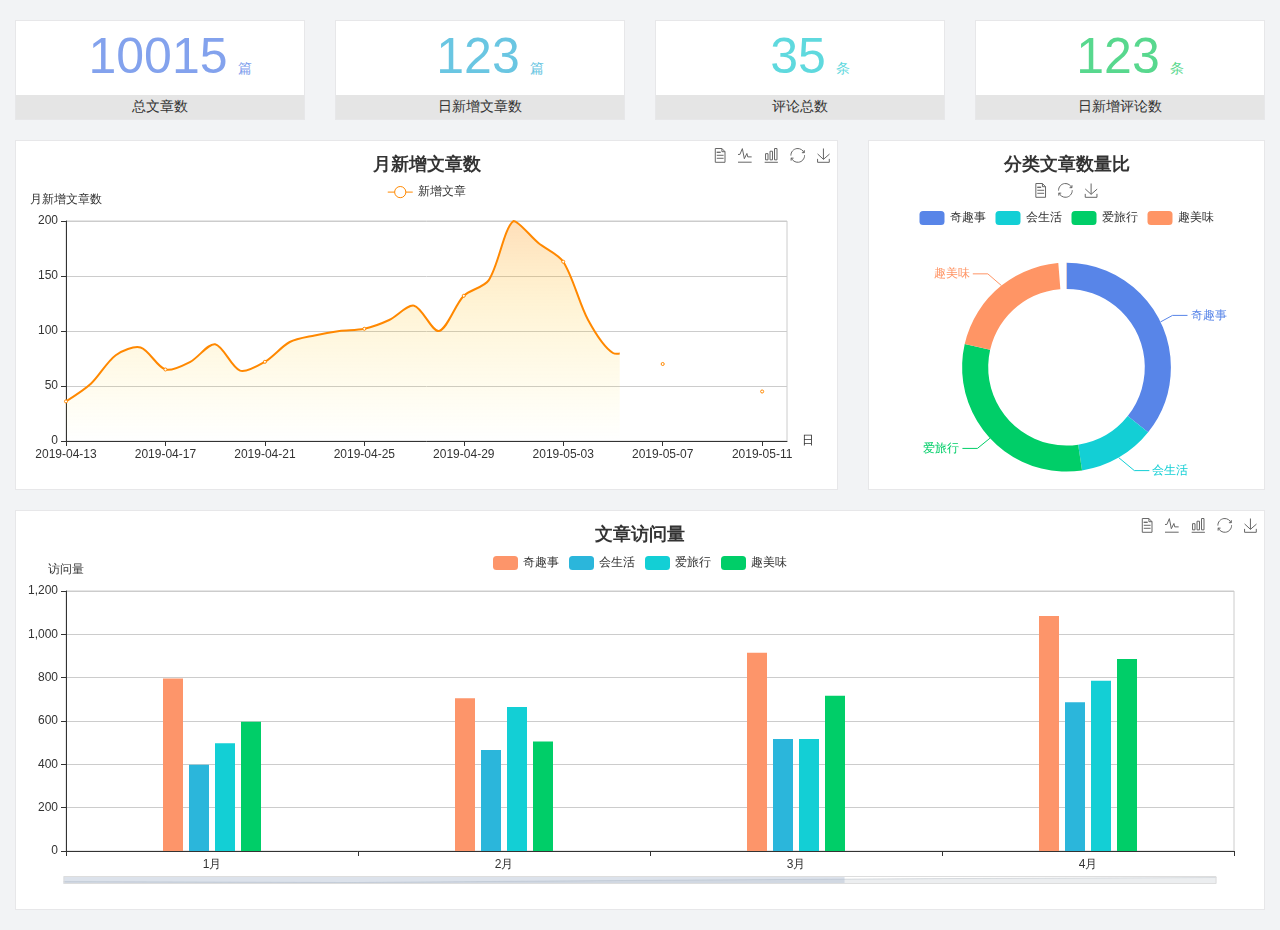
<file: home/dashboard.html>
<!DOCTYPE html>
<html lang="en">

<head>
  <meta charset="UTF-8">
  <meta name="viewport" content="width=device-width, initial-scale=1.0">
  <meta http-equiv="X-UA-Compatible" content="ie=edge">
  <title>图表统计</title>
  <link rel="stylesheet" href="../../assets/lib/bootstrap.css" />
  <link rel="stylesheet" href="../../assets/lib/main.css" />
  <script src="../../assets/lib/jquery.js"></script>
  <script type="text/javascript" src="../../assets/lib/echarts.min.js"></script>
</head>

<body>
  <div class="container-fluid">
    <div class="row spannel_list">
      <div class="col-sm-3 col-xs-6">
        <div class="spannel">
          <em>10015</em><span>篇</span>
          <b>总文章数</b>
        </div>
      </div>
      <div class="col-sm-3 col-xs-6">
        <div class="spannel scolor01">
          <em>123</em><span>篇</span>
          <b>日新增文章数</b>
        </div>
      </div>
      <div class="col-sm-3 col-xs-6">
        <div class="spannel scolor02">
          <em>35</em><span>条</span>
          <b>评论总数</b>
        </div>
      </div>
      <div class="col-sm-3 col-xs-6">
        <div class="spannel scolor03">
          <em>123</em><span>条</span>
          <b>日新增评论数</b>
        </div>
      </div>
    </div>
  </div>

  <div class="container-fluid">
    <div class="row curve-pie">
      <div class="col-lg-8 col-md-8">
        <div class="gragh_pannel" id="curve_show"></div>
      </div>
      <div class="col-lg-4 col-md-4">
        <div class="gragh_pannel" id="pie_show"></div>
      </div>
    </div>
  </div>

  <div class="container-fluid">
    <div class="column_pannel" id="column_show"></div>
  </div>

  <script>
    var oChart = echarts.init(document.getElementById('curve_show'));
    var aList_all = [
      { 'count': 36, 'date': '2019-04-13' },
      { 'count': 52, 'date': '2019-04-14' },
      { 'count': 78, 'date': '2019-04-15' },
      { 'count': 85, 'date': '2019-04-16' },
      { 'count': 65, 'date': '2019-04-17' },
      { 'count': 72, 'date': '2019-04-18' },
      { 'count': 88, 'date': '2019-04-19' },
      { 'count': 64, 'date': '2019-04-20' },
      { 'count': 72, 'date': '2019-04-21' },
      { 'count': 90, 'date': '2019-04-22' },
      { 'count': 96, 'date': '2019-04-23' },
      { 'count': 100, 'date': '2019-04-24' },
      { 'count': 102, 'date': '2019-04-25' },
      { 'count': 110, 'date': '2019-04-26' },
      { 'count': 123, 'date': '2019-04-27' },
      { 'count': 100, 'date': '2019-04-28' },
      { 'count': 132, 'date': '2019-04-29' },
      { 'count': 146, 'date': '2019-04-30' },
      { 'count': 200, 'date': '2019-05-01' },
      { 'count': 180, 'date': '2019-05-02' },
      { 'count': 163, 'date': '2019-05-03' },
      { 'count': 110, 'date': '2019-05-04' },
      { 'count': 80, 'date': '2019-05-05' },
      { 'count': 82, 'date': '2019-05-06' },
      { 'count': 70, 'date': '2019-05-07' },
      { 'count': 65, 'date': '2019-05-08' },
      { 'count': 54, 'date': '2019-05-09' },
      { 'count': 40, 'date': '2019-05-10' },
      { 'count': 45, 'date': '2019-05-11' },
      { 'count': 38, 'date': '2019-05-12' },
    ];

    let aCount = [];
    let aDate = [];

    for (var i = 0; i < aList_all.length; i++) {
      aCount.push(aList_all[i].count);
      aDate.push(aList_all[i].date);
    }

    var chartopt = {
      title: {
        text: '月新增文章数',
        left: 'center',
        top: '10'
      },
      tooltip: {
        trigger: 'axis'
      },
      legend: {
        data: ['新增文章'],
        top: '40'
      },
      toolbox: {
        show: true,
        feature: {
          mark: { show: true },
          dataView: { show: true, readOnly: false },
          magicType: { show: true, type: ['line', 'bar'] },
          restore: { show: true },
          saveAsImage: { show: true }
        }
      },
      calculable: true,
      xAxis: [
        {
          name: '日',
          type: 'category',
          boundaryGap: false,
          data: aDate
        }
      ],
      yAxis: [
        {
          name: '月新增文章数',
          type: 'value'
        }
      ],
      series: [
        {
          name: '新增文章',
          type: 'line',
          smooth: true,
          itemStyle: { normal: { areaStyle: { type: 'default' }, color: '#f80' }, lineStyle: { color: '#f80' } },
          data: aCount
        }],
      areaStyle: {
        normal: {
          color: new echarts.graphic.LinearGradient(0, 0, 0, 1, [{
            offset: 0,
            color: 'rgba(255,136,0,0.39)'
          }, {
            offset: .34,
            color: 'rgba(255,180,0,0.25)'
          }, {
            offset: 1,
            color: 'rgba(255,222,0,0.00)'
          }])

        }
      },
      grid: {
        show: true,
        x: 50,
        x2: 50,
        y: 80,
        height: 220
      }
    };

    oChart.setOption(chartopt);


    var oPie = echarts.init(document.getElementById('pie_show'));
    var oPieopt =
    {
      title: {
        top: 10,
        text: '分类文章数量比',
        x: 'center'
      },
      tooltip: {
        trigger: 'item',
        formatter: "{a} <br/>{b} : {c} ({d}%)"
      },
      color: ['#5885e8', '#13cfd5', '#00ce68', '#ff9565'],
      legend: {
        x: 'center',
        top: 65,
        data: ['奇趣事', '会生活', '爱旅行', '趣美味']
      },
      toolbox: {
        show: true,
        x: 'center',
        top: 35,
        feature: {
          mark: { show: true },
          dataView: { show: true, readOnly: false },
          magicType: {
            show: true,
            type: ['pie', 'funnel'],
            option: {
              funnel: {
                x: '25%',
                width: '50%',
                funnelAlign: 'left',
                max: 1548
              }
            }
          },
          restore: { show: true },
          saveAsImage: { show: true }
        }
      },
      calculable: true,
      series: [
        {
          name: '访问来源',
          type: 'pie',
          radius: ['45%', '60%'],
          center: ['50%', '65%'],
          data: [
            { value: 300, name: '奇趣事' },
            { value: 100, name: '会生活' },
            { value: 260, name: '爱旅行' },
            { value: 180, name: '趣美味' }
          ]
        }
      ]
    };
    oPie.setOption(oPieopt);



    var oColumn = this.echarts.init(document.getElementById('column_show'));
    var oColumnopt =
    {
      title: {
        text: '文章访问量',
        left: 'center',
        top: '10'
      },
      tooltip: {
        trigger: 'axis'
      },
      legend: {
        data: ['奇趣事', '会生活', '爱旅行', '趣美味'],
        top: '40'
      },
      toolbox: {
        show: true,
        feature: {
          mark: { show: true },
          dataView: { show: true, readOnly: false },
          magicType: { show: true, type: ['line', 'bar'] },
          restore: { show: true },
          saveAsImage: { show: true }
        }
      },
      calculable: true,
      xAxis: [
        {
          type: 'category',
          data: ['1月', '2月', '3月', '4月', '5月']
        }
      ],
      yAxis: [
        {
          name: '访问量',
          type: 'value'
        }
      ],
      series: [
        {
          name: '奇趣事',
          type: 'bar',
          barWidth: 20,
          itemStyle: {
            normal: { areaStyle: { type: 'default' }, color: '#fd956a' }
          },
          data: [800, 708, 920, 1090, 1200]
        },
        {
          name: '会生活',
          type: 'bar',
          barWidth: 20,
          itemStyle: {
            normal: { areaStyle: { type: 'default' }, color: '#2bb6db' }
          },
          data: [400, 468, 520, 690, 800]
        },
        {
          name: '爱旅行',
          type: 'bar',
          barWidth: 20,
          itemStyle: {
            normal: { areaStyle: { type: 'default' }, color: '#13cfd5' }
          },
          data: [500, 668, 520, 790, 900]
        },
        {
          name: '趣美味',
          type: 'bar',
          barWidth: 20,
          itemStyle: {
            normal: { areaStyle: { type: 'default' }, color: '#00ce68' }
          },
          data: [600, 508, 720, 890, 1000]
        }
      ],
      grid: {
        show: true,
        x: 50,
        x2: 30,
        y: 80,
        height: 260
      },
      dataZoom: [//给x轴设置滚动条
        {
          start: 0,//默认为0
          end: 100 - 1000 / 31,//默认为100
          type: 'slider',
          show: true,
          xAxisIndex: [0],
          handleSize: 0,//滑动条的 左右2个滑动条的大小
          height: 8,//组件高度
          left: 45, //左边的距离
          right: 50,//右边的距离
          bottom: 26,//右边的距离
          handleColor: '#ddd',//h滑动图标的颜色
          handleStyle: {
            borderColor: "#cacaca",
            borderWidth: "1",
            shadowBlur: 2,
            background: "#ddd",
            shadowColor: "#ddd",
          }
        }]
    };
    oColumn.setOption(oColumnopt);
  </script>
</body>

</html>
</file>
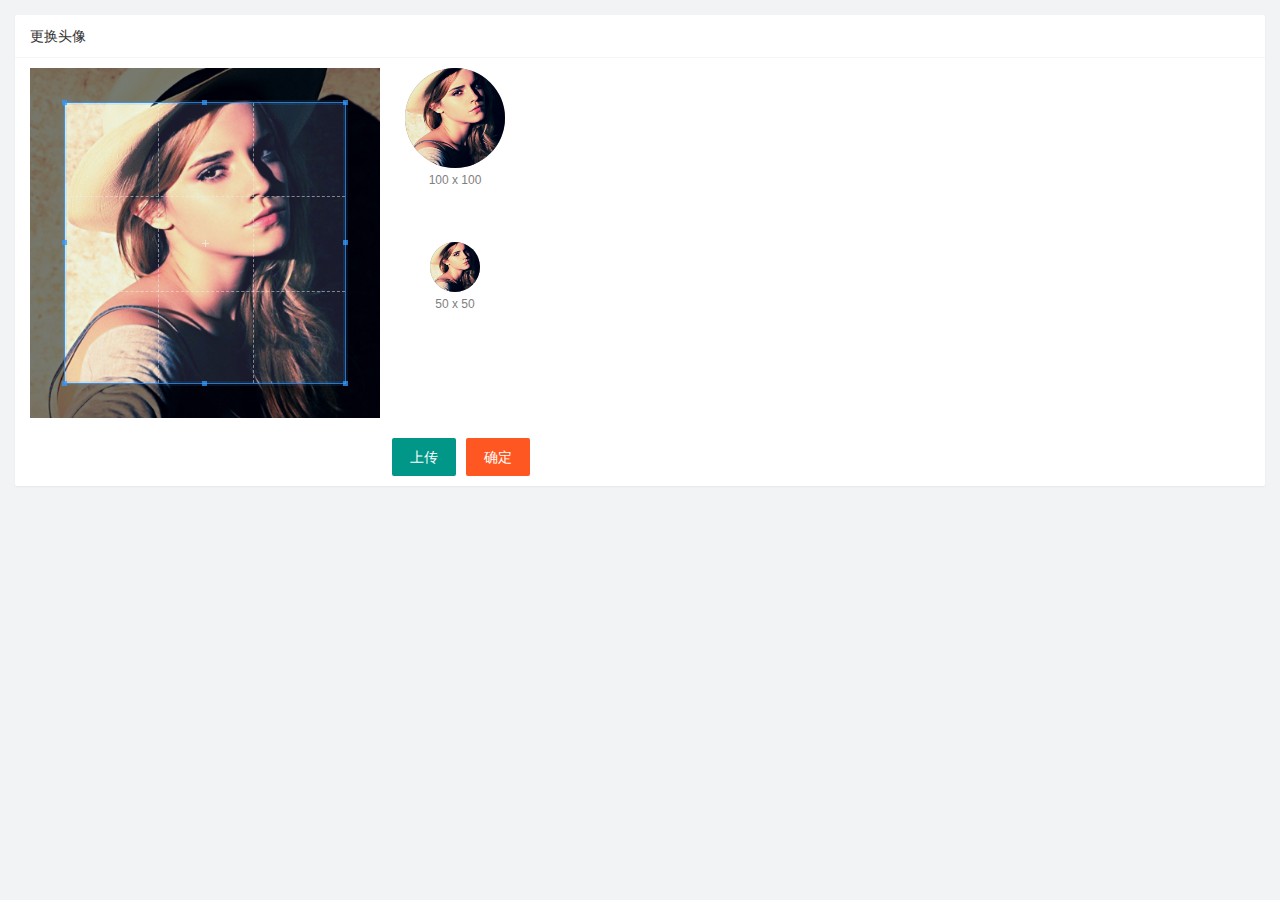
<file: user/user_avatar.html>
<!DOCTYPE html>
<html lang="en">
<head>
    <meta charset="UTF-8">
    <meta http-equiv="X-UA-Compatible" content="IE=edge">
    <meta name="viewport" content="width=device-width, initial-scale=1.0">
    <title>Document</title>
    <link rel="stylesheet" href="../assets/lib/layui/css/layui.css">
    <link rel="stylesheet" href="../assets/lib/cropper/cropper.css" />
    <link rel="stylesheet" href="../assets/css/user/user_avatar.css">
</head>
<body>
    <div class="layui-card">
        <div class="layui-card-header">更换头像</div>
        <div class="layui-card-body">
          
            <!-- 第一行的图片裁剪和预览区域 -->
            <div class="row1">
                <!-- 图片裁剪区域 -->
                <div class="cropper-box">
                <!-- 这个 img 标签很重要，将来会把它初始化为裁剪区域 -->
                    <img id="image" src="../assets/images/sample.jpg" />
                </div>
                <!-- 图片的预览区域 -->
                <div class="preview-box">
                <div>
                    <!-- 宽高为 100px 的预览区域 -->
                    <div class="img-preview w100"></div>
                    <p class="size">100 x 100</p>
                </div>
                <div>
                    <!-- 宽高为 50px 的预览区域 -->
                    <div class="img-preview w50"></div>
                    <p class="size">50 x 50</p>
                </div>
                </div>
            </div>

            <!-- 第二行的按钮区域 -->
            <div class="row2">
                <!-- // 通过accept可以指定用户选择什么类型的文件 -->
                <input type="file" id="file" accept="image/png,image/jpeg">
                <button type="button" class="layui-btn" id="btnChooseImage">上传</button>
                <button type="button" class="layui-btn layui-btn-danger" id="btnUpload">确定</button>
            </div>



        </div>
      </div>


      <script src="../assets/lib/layui/layui.all.js"></script>
      <script src="../assets/lib/jquery.js"></script>
      <script src="../assets/lib/cropper/Cropper.js"></script>
      <script src="../assets/lib/cropper/jquery-cropper.js"></script>
      <script src="../assets/js/baseAPI.js"></script>
      <script src="../assets/js/user/user_avatar.js"></script>
          
</body>
</html>
</file>
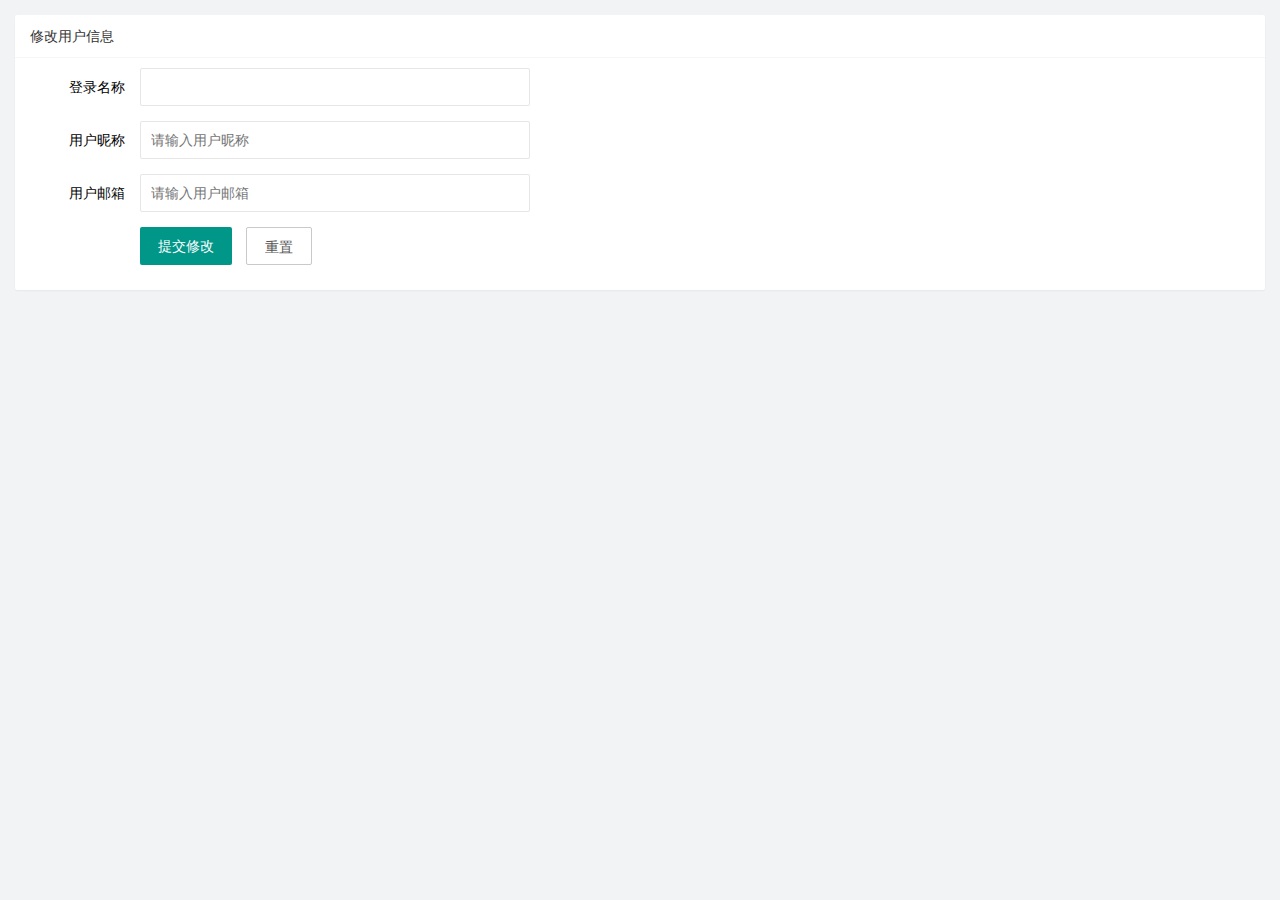
<file: user/user_info.html>
<!DOCTYPE html>
<html lang="en">
<head>
    <meta charset="UTF-8">
    <meta http-equiv="X-UA-Compatible" content="IE=edge">
    <meta name="viewport" content="width=device-width, initial-scale=1.0">
    <title>Document</title>
    <link rel="stylesheet" href="../assets/lib/layui/css/layui.css">
    <link rel="stylesheet" href="../assets/css/user/user_info.css">

    <!-- 导入layui.js文件 -->
    <script src="../assets/lib/layui/layui.all.js"></script>
    <script src="../assets/lib/jquery.js"></script>

    <!-- 导入baseAPI -->
    <script src="../assets/js/baseAPI.js"></script>
    <script src="../assets/js/user/user_info.js"></script>
    

</head>
<body>
    <div class="layui-card">
        <div class="layui-card-header">修改用户信息</div>
        <div class="layui-card-body">
          <!-- form表单 -->
          <form class="layui-form" lay-filter="formUserInfo"> <!-- 提示：如果你不想用form，你可以换成div等任何一个普通元素 -->
            <!-- 隐藏域 -->
            <input type="hidden" name="id">
            <div class="layui-form-item">
              <label class="layui-form-label">登录名称</label>
              <div class="layui-input-block">
                <input type="text" name="username" required lay-verify="required placeholder="请输入登录名称" autocomplete="off" class="layui-input" readonly>
              </div>
            </div>
            <div class="layui-form-item">
              <label class="layui-form-label">用户昵称</label>
              <div class="layui-input-block">
                <input type="text" name="nickname" required lay-verify="required|nickname" placeholder="请输入用户昵称" autocomplete="off" class="layui-input">
              </div>
            </div>
            <div class="layui-form-item">
              <label class="layui-form-label">用户邮箱</label>
              <div class="layui-input-block">
                <input type="text" name="email" required lay-verify="required|email" placeholder="请输入用户邮箱" autocomplete="off" class="layui-input">
              </div>
            </div>
            <div class="layui-form-item">
              <div class="layui-input-block">
                <button class="layui-btn" lay-submit lay-filter="*">提交修改</button>
                <button type="reset" class="layui-btn layui-btn-primary" id="btnReset">重置</button>
              </div>
            </div>
          </form>
        </div>
      </div>
</body>
</html>
</file>
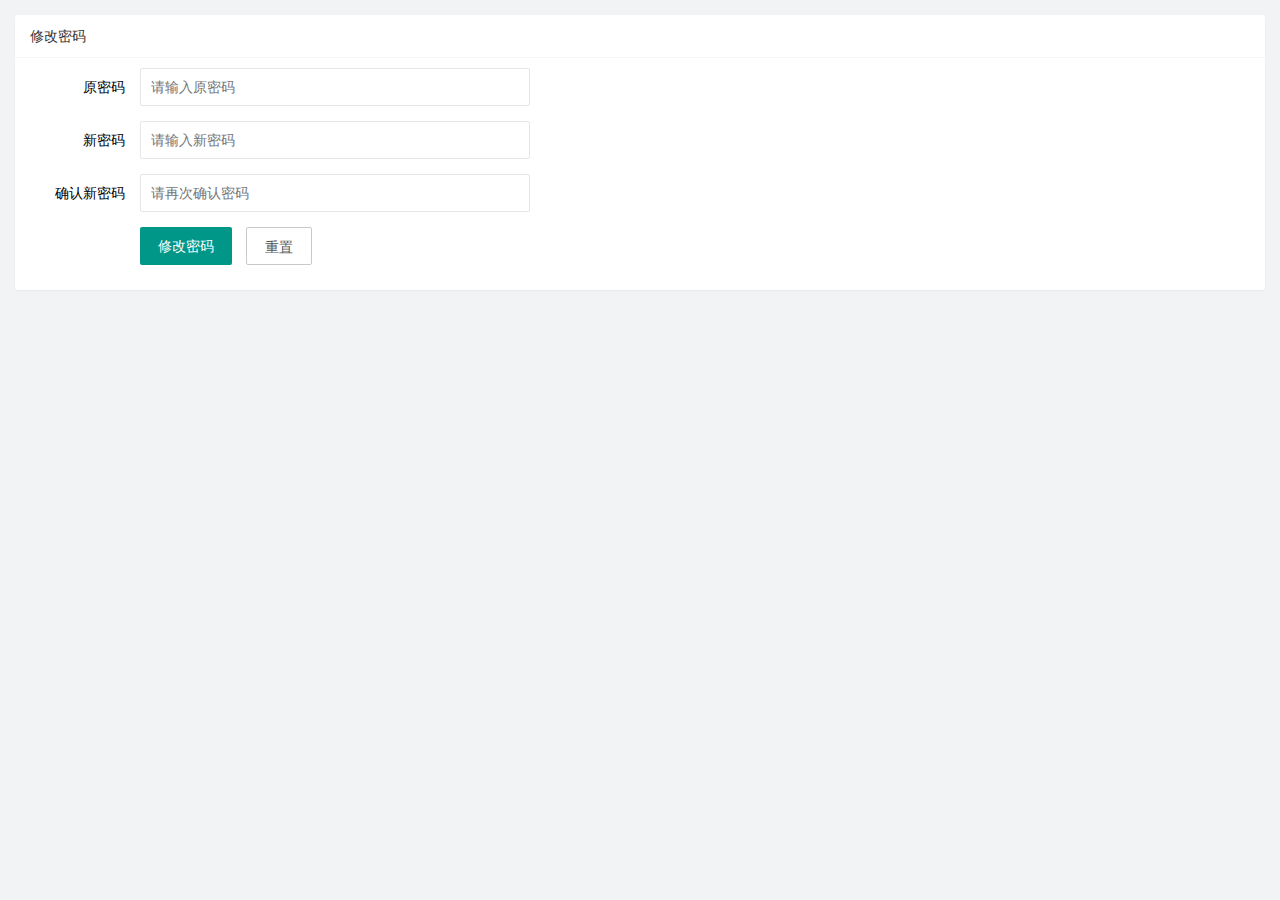
<file: user/user_pwd.html>
<!DOCTYPE html>
<html lang="en">
<head>
    <meta charset="UTF-8">
    <meta http-equiv="X-UA-Compatible" content="IE=edge">
    <meta name="viewport" content="width=device-width, initial-scale=1.0">
    <title>Document</title>
    <link rel="stylesheet" href="../assets/lib/layui/css/layui.css">
    <link rel="stylesheet" href="../assets/css/user/user_pwd.css">

    <script src="../assets/lib/layui/layui.all.js"></script>
    <script src="../assets/lib/jquery.js"></script>
    <script src="../assets/js/baseAPI.js"></script>
    <script src="../assets/js/user/user_pwd.js"></script>
</head>
<body>
    <div class="layui-card">
        <div class="layui-card-header">修改密码</div>
        <div class="layui-card-body">
            <form class="layui-form" action="">
                <div class="layui-form-item">
                  <label class="layui-form-label">原密码</label>
                  <div class="layui-input-block">
                    <input type="password" name="oldPwd" required  lay-verify="required|pwd" placeholder="请输入原密码" autocomplete="off" class="layui-input">
                  </div>
                </div>
                <div class="layui-form-item">
                    <label class="layui-form-label">新密码</label>
                    <div class="layui-input-block">
                      <input type="password" name="newPwd" required  lay-verify="required|pwd|samePwd" placeholder="请输入新密码" autocomplete="off" class="layui-input">
                    </div>
                  </div>
                  <div class="layui-form-item">
                    <label class="layui-form-label">确认新密码</label>
                    <div class="layui-input-block">
                      <input type="password" name="rePwd" required  lay-verify="required|pwd|rePwd" placeholder="请再次确认密码" autocomplete="off" class="layui-input">
                    </div>
                  </div>
                  <div class="layui-form-item">
                    <div class="layui-input-block">
                      <button class="layui-btn" lay-submit lay-filter="formDemo">修改密码</button>
                      <button type="reset" class="layui-btn layui-btn-primary">重置</button>
                    </div>
                  </div>
            </form>
        </div>
    </div>      
</body>
</html>
</file>
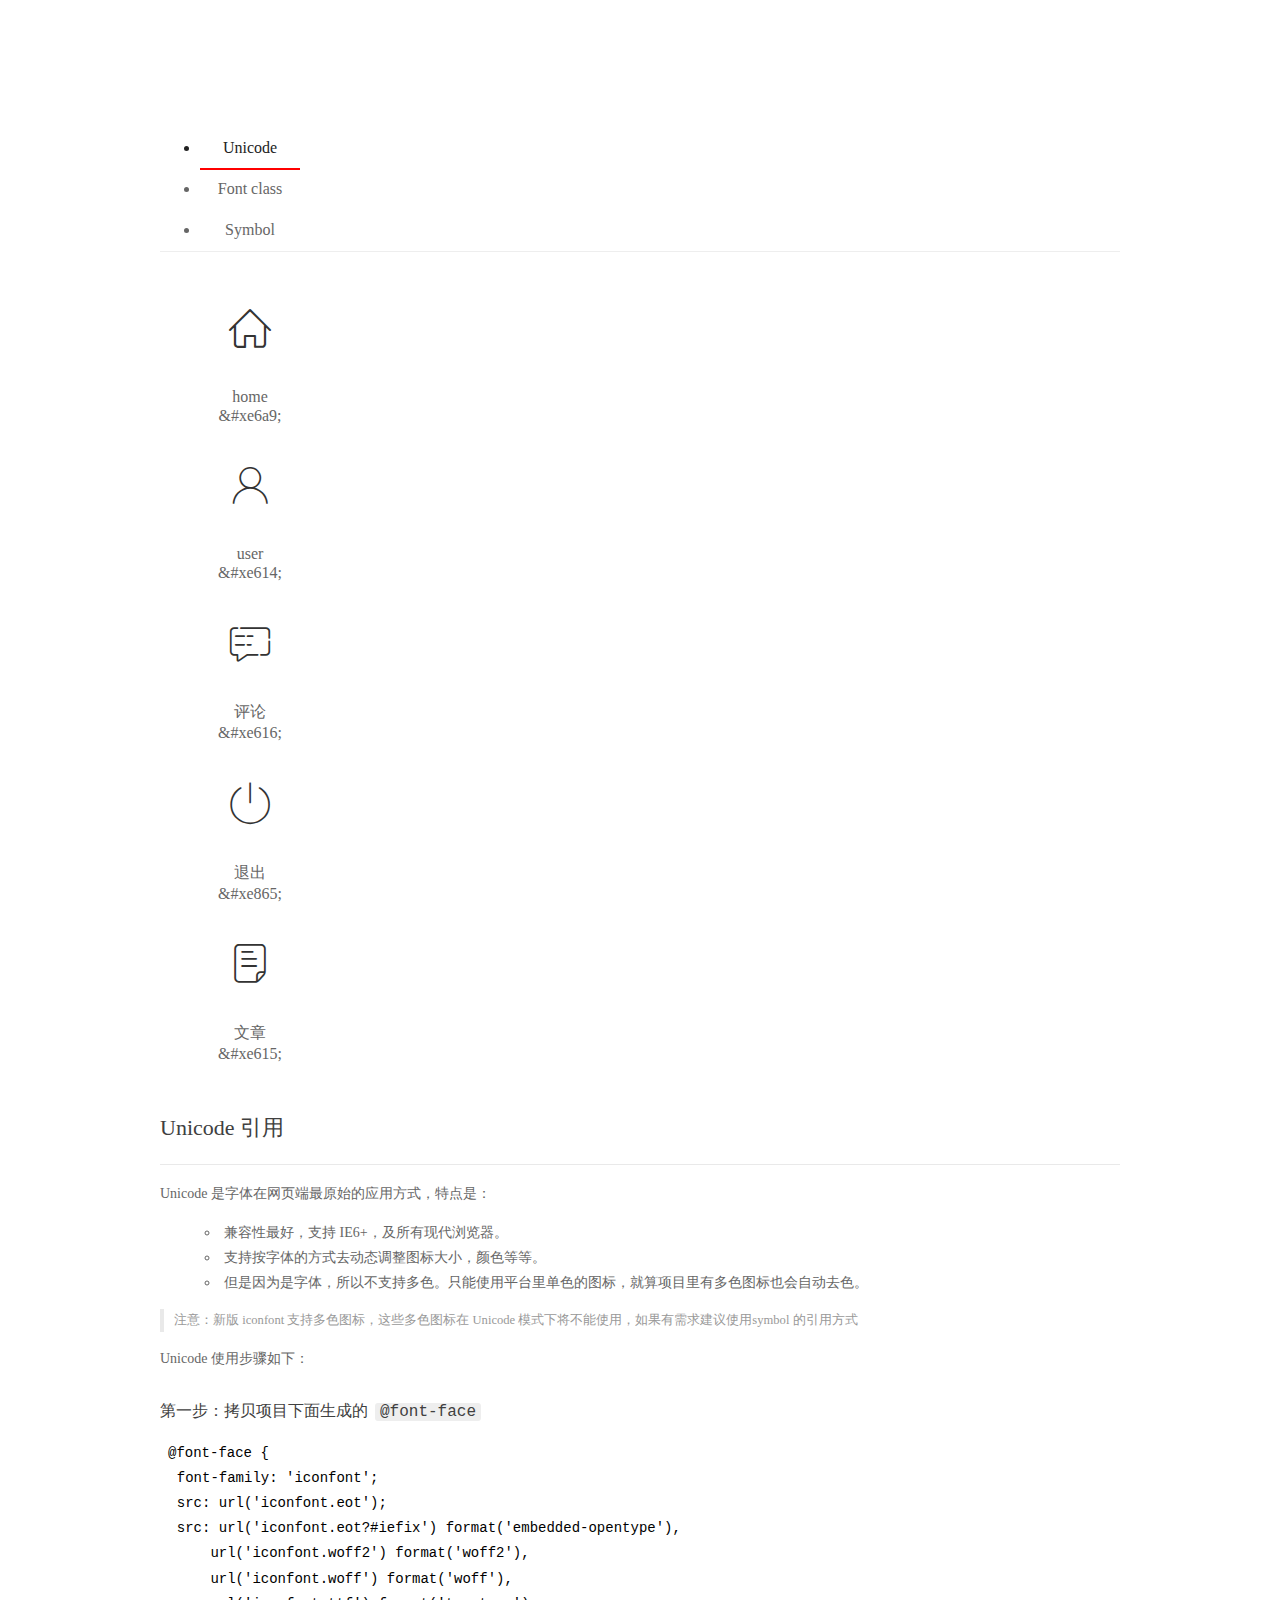
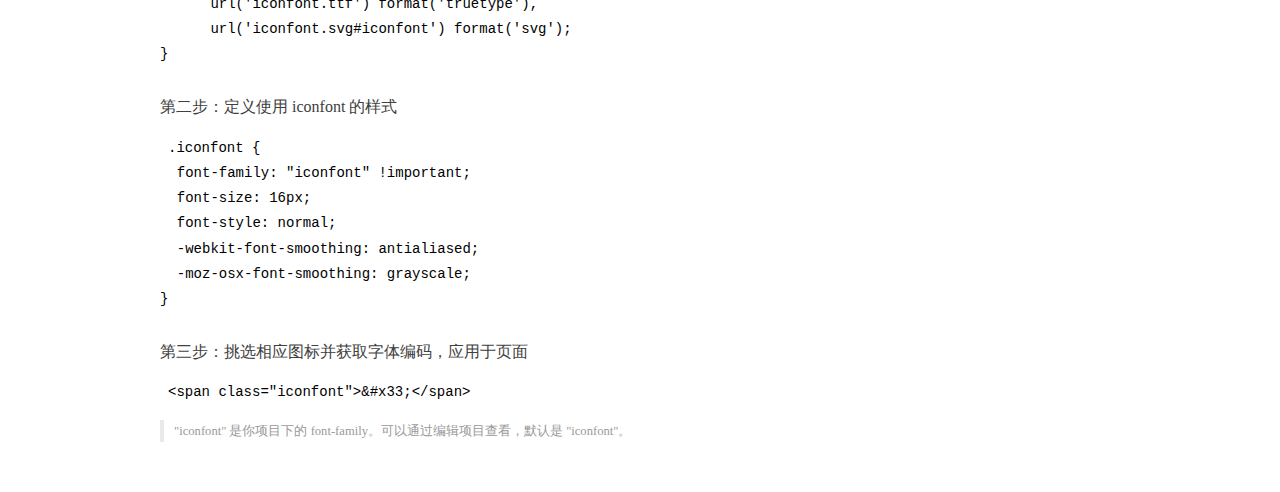
<file: assets/fonts/demo_index.html>
<!DOCTYPE html>
<html>
<head>
  <meta charset="utf-8"/>
  <title>IconFont Demo</title>
  <link rel="shortcut icon" href="https://gtms04.alicdn.com/tps/i4/TB1_oz6GVXXXXaFXpXXJDFnIXXX-64-64.ico" type="image/x-icon"/>
  <link rel="stylesheet" href="https://g.alicdn.com/thx/cube/1.3.2/cube.min.css">
  <link rel="stylesheet" href="demo.css">
  <link rel="stylesheet" href="iconfont.css">
  <script src="iconfont.js"></script>
  <!-- jQuery -->
  <script src="https://a1.alicdn.com/oss/uploads/2018/12/26/7bfddb60-08e8-11e9-9b04-53e73bb6408b.js"></script>
  <!-- 代码高亮 -->
  <script src="https://a1.alicdn.com/oss/uploads/2018/12/26/a3f714d0-08e6-11e9-8a15-ebf944d7534c.js"></script>
</head>
<body>
  <div class="main">
    <h1 class="logo"><a href="https://www.iconfont.cn/" title="iconfont 首页" target="_blank">&#xe86b;</a></h1>
    <div class="nav-tabs">
      <ul id="tabs" class="dib-box">
        <li class="dib active"><span>Unicode</span></li>
        <li class="dib"><span>Font class</span></li>
        <li class="dib"><span>Symbol</span></li>
      </ul>
      
    </div>
    <div class="tab-container">
      <div class="content unicode" style="display: block;">
          <ul class="icon_lists dib-box">
          
            <li class="dib">
              <span class="icon iconfont">&#xe6a9;</span>
                <div class="name">home</div>
                <div class="code-name">&amp;#xe6a9;</div>
              </li>
          
            <li class="dib">
              <span class="icon iconfont">&#xe614;</span>
                <div class="name">user</div>
                <div class="code-name">&amp;#xe614;</div>
              </li>
          
            <li class="dib">
              <span class="icon iconfont">&#xe616;</span>
                <div class="name">评论</div>
                <div class="code-name">&amp;#xe616;</div>
              </li>
          
            <li class="dib">
              <span class="icon iconfont">&#xe865;</span>
                <div class="name">退出</div>
                <div class="code-name">&amp;#xe865;</div>
              </li>
          
            <li class="dib">
              <span class="icon iconfont">&#xe615;</span>
                <div class="name">文章</div>
                <div class="code-name">&amp;#xe615;</div>
              </li>
          
          </ul>
          <div class="article markdown">
          <h2 id="unicode-">Unicode 引用</h2>
          <hr>

          <p>Unicode 是字体在网页端最原始的应用方式，特点是：</p>
          <ul>
            <li>兼容性最好，支持 IE6+，及所有现代浏览器。</li>
            <li>支持按字体的方式去动态调整图标大小，颜色等等。</li>
            <li>但是因为是字体，所以不支持多色。只能使用平台里单色的图标，就算项目里有多色图标也会自动去色。</li>
          </ul>
          <blockquote>
            <p>注意：新版 iconfont 支持多色图标，这些多色图标在 Unicode 模式下将不能使用，如果有需求建议使用symbol 的引用方式</p>
          </blockquote>
          <p>Unicode 使用步骤如下：</p>
          <h3 id="-font-face">第一步：拷贝项目下面生成的 <code>@font-face</code></h3>
<pre><code class="language-css"
>@font-face {
  font-family: 'iconfont';
  src: url('iconfont.eot');
  src: url('iconfont.eot?#iefix') format('embedded-opentype'),
      url('iconfont.woff2') format('woff2'),
      url('iconfont.woff') format('woff'),
      url('iconfont.ttf') format('truetype'),
      url('iconfont.svg#iconfont') format('svg');
}
</code></pre>
          <h3 id="-iconfont-">第二步：定义使用 iconfont 的样式</h3>
<pre><code class="language-css"
>.iconfont {
  font-family: "iconfont" !important;
  font-size: 16px;
  font-style: normal;
  -webkit-font-smoothing: antialiased;
  -moz-osx-font-smoothing: grayscale;
}
</code></pre>
          <h3 id="-">第三步：挑选相应图标并获取字体编码，应用于页面</h3>
<pre>
<code class="language-html"
>&lt;span class="iconfont"&gt;&amp;#x33;&lt;/span&gt;
</code></pre>
          <blockquote>
            <p>"iconfont" 是你项目下的 font-family。可以通过编辑项目查看，默认是 "iconfont"。</p>
          </blockquote>
          </div>
      </div>
      <div class="content font-class">
        <ul class="icon_lists dib-box">
          
          <li class="dib">
            <span class="icon iconfont icon-home"></span>
            <div class="name">
              home
            </div>
            <div class="code-name">.icon-home
            </div>
          </li>
          
          <li class="dib">
            <span class="icon iconfont icon-user"></span>
            <div class="name">
              user
            </div>
            <div class="code-name">.icon-user
            </div>
          </li>
          
          <li class="dib">
            <span class="icon iconfont icon-pinglun"></span>
            <div class="name">
              评论
            </div>
            <div class="code-name">.icon-pinglun
            </div>
          </li>
          
          <li class="dib">
            <span class="icon iconfont icon-tuichu"></span>
            <div class="name">
              退出
            </div>
            <div class="code-name">.icon-tuichu
            </div>
          </li>
          
          <li class="dib">
            <span class="icon iconfont icon-16"></span>
            <div class="name">
              文章
            </div>
            <div class="code-name">.icon-16
            </div>
          </li>
          
        </ul>
        <div class="article markdown">
        <h2 id="font-class-">font-class 引用</h2>
        <hr>

        <p>font-class 是 Unicode 使用方式的一种变种，主要是解决 Unicode 书写不直观，语意不明确的问题。</p>
        <p>与 Unicode 使用方式相比，具有如下特点：</p>
        <ul>
          <li>兼容性良好，支持 IE8+，及所有现代浏览器。</li>
          <li>相比于 Unicode 语意明确，书写更直观。可以很容易分辨这个 icon 是什么。</li>
          <li>因为使用 class 来定义图标，所以当要替换图标时，只需要修改 class 里面的 Unicode 引用。</li>
          <li>不过因为本质上还是使用的字体，所以多色图标还是不支持的。</li>
        </ul>
        <p>使用步骤如下：</p>
        <h3 id="-fontclass-">第一步：引入项目下面生成的 fontclass 代码：</h3>
<pre><code class="language-html">&lt;link rel="stylesheet" href="./iconfont.css"&gt;
</code></pre>
        <h3 id="-">第二步：挑选相应图标并获取类名，应用于页面：</h3>
<pre><code class="language-html">&lt;span class="iconfont icon-xxx"&gt;&lt;/span&gt;
</code></pre>
        <blockquote>
          <p>"
            iconfont" 是你项目下的 font-family。可以通过编辑项目查看，默认是 "iconfont"。</p>
        </blockquote>
      </div>
      </div>
      <div class="content symbol">
          <ul class="icon_lists dib-box">
          
            <li class="dib">
                <svg class="icon svg-icon" aria-hidden="true">
                  <use xlink:href="#icon-home"></use>
                </svg>
                <div class="name">home</div>
                <div class="code-name">#icon-home</div>
            </li>
          
            <li class="dib">
                <svg class="icon svg-icon" aria-hidden="true">
                  <use xlink:href="#icon-user"></use>
                </svg>
                <div class="name">user</div>
                <div class="code-name">#icon-user</div>
            </li>
          
            <li class="dib">
                <svg class="icon svg-icon" aria-hidden="true">
                  <use xlink:href="#icon-pinglun"></use>
                </svg>
                <div class="name">评论</div>
                <div class="code-name">#icon-pinglun</div>
            </li>
          
            <li class="dib">
                <svg class="icon svg-icon" aria-hidden="true">
                  <use xlink:href="#icon-tuichu"></use>
                </svg>
                <div class="name">退出</div>
                <div class="code-name">#icon-tuichu</div>
            </li>
          
            <li class="dib">
                <svg class="icon svg-icon" aria-hidden="true">
                  <use xlink:href="#icon-16"></use>
                </svg>
                <div class="name">文章</div>
                <div class="code-name">#icon-16</div>
            </li>
          
          </ul>
          <div class="article markdown">
          <h2 id="symbol-">Symbol 引用</h2>
          <hr>

          <p>这是一种全新的使用方式，应该说这才是未来的主流，也是平台目前推荐的用法。相关介绍可以参考这篇<a href="">文章</a>
            这种用法其实是做了一个 SVG 的集合，与另外两种相比具有如下特点：</p>
          <ul>
            <li>支持多色图标了，不再受单色限制。</li>
            <li>通过一些技巧，支持像字体那样，通过 <code>font-size</code>, <code>color</code> 来调整样式。</li>
            <li>兼容性较差，支持 IE9+，及现代浏览器。</li>
            <li>浏览器渲染 SVG 的性能一般，还不如 png。</li>
          </ul>
          <p>使用步骤如下：</p>
          <h3 id="-symbol-">第一步：引入项目下面生成的 symbol 代码：</h3>
<pre><code class="language-html">&lt;script src="./iconfont.js"&gt;&lt;/script&gt;
</code></pre>
          <h3 id="-css-">第二步：加入通用 CSS 代码（引入一次就行）：</h3>
<pre><code class="language-html">&lt;style&gt;
.icon {
  width: 1em;
  height: 1em;
  vertical-align: -0.15em;
  fill: currentColor;
  overflow: hidden;
}
&lt;/style&gt;
</code></pre>
          <h3 id="-">第三步：挑选相应图标并获取类名，应用于页面：</h3>
<pre><code class="language-html">&lt;svg class="icon" aria-hidden="true"&gt;
  &lt;use xlink:href="#icon-xxx"&gt;&lt;/use&gt;
&lt;/svg&gt;
</code></pre>
          </div>
      </div>

    </div>
  </div>
  <script>
  $(document).ready(function () {
      $('.tab-container .content:first').show()

      $('#tabs li').click(function (e) {
        var tabContent = $('.tab-container .content')
        var index = $(this).index()

        if ($(this).hasClass('active')) {
          return
        } else {
          $('#tabs li').removeClass('active')
          $(this).addClass('active')

          tabContent.hide().eq(index).fadeIn()
        }
      })
    })
  </script>
</body>
</html>
</file>
<file: assets/lib/main.css>
body{
    font-family:'MicroSoft YaHei';
    background-color: #f2f3f5;
}
.main_wrap{
    position:fixed;
    width:100%;
    height:100%;
    left:0px;
    top:0px;
    background:url('../images/login_bg.jpg'); 
    background-size:100% 100%; 
  }
.header{
    width:1200px;
    overflow: hidden;
    margin:20px auto 0;
}
.heade .logo{
    float: left;
}
.header .copyright{
    float:right;
    font-size:12px;
    color:#fff;
    text-align:right;
    line-height:20px;
    margin-top:10px;
}
.login_form_con{
    position:absolute;
    left:50%;
    top:50%;
    margin-left:-200px;
    margin-top:-155px;
    width:400px;
    height:310px;
    background-color: #edeff0;
}

.login_form{
    position: relative;
}

.login_form .icon-user{
    position:absolute;
    font-size:16px;
    color:#999;
    left:46px;
    top:12px;
}
.login_form .icon-key{
    position:absolute;
    font-size:18px;
    color:#999;
    left:46px;
    top:78px;
}
.login_title{
    height:60px;
    background:url('../images/login_title.png') center center no-repeat #fff;
}
.input_txt,.input_pass,.input_sub{
    display:block;
    width:334px;
    height:37px;
    padding:0px;
    text-indent:40px;
    border:1px solid #ddd;
    margin:27px auto 0;
    outline:none;
}
.input_sub{
    margin-top:40px;
    height:42px;
    background-color: #19b9e7;
    text-indent:0px;
    font-size:18px;
    color:#fff;
    cursor: pointer;
}
.input_sub:hover{
    background-color: #08a0cc;
}

.sider{
    position:fixed;
    left:0;
    top:0;
    bottom:0;
    width:210px;
    background-color: #323745;
}
.sider .logo{
    display:block;
    height:56px;
    background-color: #242732;
    overflow: hidden;
}
.sider .logo img{
    display:block;
    margin:6px auto 0;
}
.user_info{
    height:79px;
    border-bottom:1px solid #5a5e6b;
}

.user_info img{
    float: left;
    width:40px;
    height:40px;
    border-radius:20px;
    margin:19px 0 0 30px;
}
.user_info span{
    float: left;
    width:120px;
    font-size:12px;
    color:#fff;
    margin:23px 0 0 20px;
}
.user_info b{
    float: left;
    width: 120px;
    font-weight:normal;
    font-size:12px;
    color:#adafb5;
    margin:2px 0 0 20px;
}

.menu .level01{
    height:50px;
    line-height:50px;
}
.menu .level01 a{
    display:block;
    height:50px;
    font-size:12px;
    color:#adafb5;
    overflow: hidden;
}
.menu .level01.active a{
    background-color: #1378f0;
    color:#fff;
}
.menu .level01.active i{
    color:#fff;
}

.menu .level01 a:hover{
    background-color: #1378f0;
    color:#fff;
}
.menu .level01 a:hover i{
    color:#fff;
}
.menu .level01 i{
    color:#61646f;
    font-size:22px;
    float: left;
    margin-left:26px;
}
.menu .level01 span{
    float: left;
    margin-left:10px;
}
.menu .level01 b{
    float: right;
    margin-right:20px;
    font-weight:normal;
    transform:rotate(90deg);
    transition:all 500ms ease;
}

.menu .level01 .rotate0{
    transform:rotate(0deg);
}

.menu .level02{
    background: #242732;
    display:none;
}


.menu .level02 li{
    height:40px;
    line-height:40px;
}
.menu .level02 li a{
    display:block;
    height:40px;
    font-size:12px;
    color:#adafb5;
    overflow: hidden;
}

.menu .level02 li a:hover{
    background-color: #1378f0;
    color:#fff;
}

.menu .level02 li i{
    font-size:12px;
    float: left;
    margin-left:60px;
}
.menu .level02 li span{
    font-size:12px;
    float: left;
    margin-left:5px;
}

.menu .level02 .active a{
    color:#ffae00;
}

.header_bar{
    position:fixed;
    left:210px;
    right:0;
    top:0;
    height:56px;
    background-color: #fff;
}

.main{
    position:fixed;
    left:210px;
    top:56px;
    right:0;
    bottom:0;
    background-color: #f2f3f5;
}

.search_form{
    width:218px;
    height:33px;
    border:1px solid #ddd;
    background-color: #f2f3f5;
    border-radius:16px;
    float: left;
    margin:12px 0 0 27px;
}

.search_form input{
    padding:0px;
    margin:0px;
    border:0px;
    float: left;
    background-color: #f2f3f5;
    font-size:12px;
    width:175px;
    height:31px;
    margin-left:12px;
    outline:none;
   
}

.search_form .icon-search{
    line-height:33px;
    cursor: pointer;
    font-size:18px;
    color:#abaebb;
}
.user_center_link{
    float:right;

}
.user_center_link a{
    line-height:56px;
    font-size:12px;
    color:#999;
    margin-right:15px;
}
.user_center_link a:hover{
    color:#ffae00
}

.user_center_link img{
    width:42px;
    height:42px;
    border-radius:32px;
    margin-right:10px;
}

.spannel_list{
    margin-top:20px;
}

.spannel{
	height:100px;
	overflow:hidden;
	text-align:center;
    position:relative;
    background-color: #fff;
    border:1px solid #e7e7e9;
    margin-bottom:20px;
}

.spannel em{
    font-style:normal;
	font-size:50px;
	line-height:50px;
	display:inline-block;
	margin:10px 0 0 20px;
	font-family:'Arial';
	color:#83a2ed;
}

.spannel span{
	font-size:14px;
	display:inline-block;
	color:#83a2ed;
	margin-left:10px;
}

.spannel b{
	position:absolute;
	left:0;
	bottom:0;
	width:100%;
	line-height:24px;
	background:#e5e5e5;
	color:#333;
	font-size:14px;
	font-weight:normal;
}

.scolor01 em,.scolor01 span{
	color:#6ac6e2;
}

.scolor02 em,.scolor02 span{
	color:#5fd9de;
}

.scolor03 em,.scolor03 span{
	color:#58d88e;
}


.gragh_pannel{
    height:350px;
    border:1px solid #e7e7e9;
    background-color: #fff!important; 
    margin-bottom:20px;  
}

.column_pannel{
    margin-bottom:20px;
    height:400px;
    border:1px solid #e7e7e9;
    background-color: #fff!important;   
}

.common_title{
    line-height:42px;
    background-color: #fbfbfb;
    border:1px solid #e7e7e9;
    margin-top:20px;
    text-indent: 15px;
    font-size:14px;
    color:#333;
}

.common_con{
    border:1px solid #e7e7e9;
    border-top:0px;
    background-color: #fff;
    padding-bottom:20px;
    margin-bottom:20px;
}
.opt_btns{
    margin-top:20px;
}

.mp20{
    margin-top:20px;
}

.pagination{   
   margin:0;
}

.article_form{
    margin-top:20px;
}

.form-group{
    margin-bottom:25px;
}

.form-group label{
    font-weight:normal;
    color:#666;
}

.icon-icondate{
    line-height:16px;
}

.user_pic{
    width:100px;
    height:100px;
    margin-bottom:10px;
}

.article_cover{
    width:200px;
    height:200px;
    margin-bottom:10px;
}
</file>
<file: assets/lib/layui/css/layui.css>
/** layui-v2.5.5 MIT License By https://www.layui.com */
 .layui-inline,img{display:inline-block;vertical-align:middle}h1,h2,h3,h4,h5,h6{font-weight:400}.layui-edge,.layui-header,.layui-inline,.layui-main{position:relative}.layui-body,.layui-edge,.layui-elip{overflow:hidden}.layui-btn,.layui-edge,.layui-inline,img{vertical-align:middle}.layui-btn,.layui-disabled,.layui-icon,.layui-unselect{-moz-user-select:none;-webkit-user-select:none;-ms-user-select:none}.layui-elip,.layui-form-checkbox span,.layui-form-pane .layui-form-label{text-overflow:ellipsis;white-space:nowrap}.layui-breadcrumb,.layui-tree-btnGroup{visibility:hidden}blockquote,body,button,dd,div,dl,dt,form,h1,h2,h3,h4,h5,h6,input,li,ol,p,pre,td,textarea,th,ul{margin:0;padding:0;-webkit-tap-highlight-color:rgba(0,0,0,0)}a:active,a:hover{outline:0}img{border:none}li{list-style:none}table{border-collapse:collapse;border-spacing:0}h4,h5,h6{font-size:100%}button,input,optgroup,option,select,textarea{font-family:inherit;font-size:inherit;font-style:inherit;font-weight:inherit;outline:0}pre{white-space:pre-wrap;white-space:-moz-pre-wrap;white-space:-pre-wrap;white-space:-o-pre-wrap;word-wrap:break-word}body{line-height:24px;font:14px Helvetica Neue,Helvetica,PingFang SC,Tahoma,Arial,sans-serif}hr{height:1px;margin:10px 0;border:0;clear:both}a{color:#333;text-decoration:none}a:hover{color:#777}a cite{font-style:normal;*cursor:pointer}.layui-border-box,.layui-border-box *{box-sizing:border-box}.layui-box,.layui-box *{box-sizing:content-box}.layui-clear{clear:both;*zoom:1}.layui-clear:after{content:'\20';clear:both;*zoom:1;display:block;height:0}.layui-inline{*display:inline;*zoom:1}.layui-edge{display:inline-block;width:0;height:0;border-width:6px;border-style:dashed;border-color:transparent}.layui-edge-top{top:-4px;border-bottom-color:#999;border-bottom-style:solid}.layui-edge-right{border-left-color:#999;border-left-style:solid}.layui-edge-bottom{top:2px;border-top-color:#999;border-top-style:solid}.layui-edge-left{border-right-color:#999;border-right-style:solid}.layui-disabled,.layui-disabled:hover{color:#d2d2d2!important;cursor:not-allowed!important}.layui-circle{border-radius:100%}.layui-show{display:block!important}.layui-hide{display:none!important}@font-face{font-family:layui-icon;src:url(../font/iconfont.eot?v=250);src:url(../font/iconfont.eot?v=250#iefix) format('embedded-opentype'),url(../font/iconfont.woff2?v=250) format('woff2'),url(../font/iconfont.woff?v=250) format('woff'),url(../font/iconfont.ttf?v=250) format('truetype'),url(../font/iconfont.svg?v=250#layui-icon) format('svg')}.layui-icon{font-family:layui-icon!important;font-size:16px;font-style:normal;-webkit-font-smoothing:antialiased;-moz-osx-font-smoothing:grayscale}.layui-icon-reply-fill:before{content:"\e611"}.layui-icon-set-fill:before{content:"\e614"}.layui-icon-menu-fill:before{content:"\e60f"}.layui-icon-search:before{content:"\e615"}.layui-icon-share:before{content:"\e641"}.layui-icon-set-sm:before{content:"\e620"}.layui-icon-engine:before{content:"\e628"}.layui-icon-close:before{content:"\1006"}.layui-icon-close-fill:before{content:"\1007"}.layui-icon-chart-screen:before{content:"\e629"}.layui-icon-star:before{content:"\e600"}.layui-icon-circle-dot:before{content:"\e617"}.layui-icon-chat:before{content:"\e606"}.layui-icon-release:before{content:"\e609"}.layui-icon-list:before{content:"\e60a"}.layui-icon-chart:before{content:"\e62c"}.layui-icon-ok-circle:before{content:"\1005"}.layui-icon-layim-theme:before{content:"\e61b"}.layui-icon-table:before{content:"\e62d"}.layui-icon-right:before{content:"\e602"}.layui-icon-left:before{content:"\e603"}.layui-icon-cart-simple:before{content:"\e698"}.layui-icon-face-cry:before{content:"\e69c"}.layui-icon-face-smile:before{content:"\e6af"}.layui-icon-survey:before{content:"\e6b2"}.layui-icon-tree:before{content:"\e62e"}.layui-icon-upload-circle:before{content:"\e62f"}.layui-icon-add-circle:before{content:"\e61f"}.layui-icon-download-circle:before{content:"\e601"}.layui-icon-templeate-1:before{content:"\e630"}.layui-icon-util:before{content:"\e631"}.layui-icon-face-surprised:before{content:"\e664"}.layui-icon-edit:before{content:"\e642"}.layui-icon-speaker:before{content:"\e645"}.layui-icon-down:before{content:"\e61a"}.layui-icon-file:before{content:"\e621"}.layui-icon-layouts:before{content:"\e632"}.layui-icon-rate-half:before{content:"\e6c9"}.layui-icon-add-circle-fine:before{content:"\e608"}.layui-icon-prev-circle:before{content:"\e633"}.layui-icon-read:before{content:"\e705"}.layui-icon-404:before{content:"\e61c"}.layui-icon-carousel:before{content:"\e634"}.layui-icon-help:before{content:"\e607"}.layui-icon-code-circle:before{content:"\e635"}.layui-icon-water:before{content:"\e636"}.layui-icon-username:before{content:"\e66f"}.layui-icon-find-fill:before{content:"\e670"}.layui-icon-about:before{content:"\e60b"}.layui-icon-location:before{content:"\e715"}.layui-icon-up:before{content:"\e619"}.layui-icon-pause:before{content:"\e651"}.layui-icon-date:before{content:"\e637"}.layui-icon-layim-uploadfile:before{content:"\e61d"}.layui-icon-delete:before{content:"\e640"}.layui-icon-play:before{content:"\e652"}.layui-icon-top:before{content:"\e604"}.layui-icon-friends:before{content:"\e612"}.layui-icon-refresh-3:before{content:"\e9aa"}.layui-icon-ok:before{content:"\e605"}.layui-icon-layer:before{content:"\e638"}.layui-icon-face-smile-fine:before{content:"\e60c"}.layui-icon-dollar:before{content:"\e659"}.layui-icon-group:before{content:"\e613"}.layui-icon-layim-download:before{content:"\e61e"}.layui-icon-picture-fine:before{content:"\e60d"}.layui-icon-link:before{content:"\e64c"}.layui-icon-diamond:before{content:"\e735"}.layui-icon-log:before{content:"\e60e"}.layui-icon-rate-solid:before{content:"\e67a"}.layui-icon-fonts-del:before{content:"\e64f"}.layui-icon-unlink:before{content:"\e64d"}.layui-icon-fonts-clear:before{content:"\e639"}.layui-icon-triangle-r:before{content:"\e623"}.layui-icon-circle:before{content:"\e63f"}.layui-icon-radio:before{content:"\e643"}.layui-icon-align-center:before{content:"\e647"}.layui-icon-align-right:before{content:"\e648"}.layui-icon-align-left:before{content:"\e649"}.layui-icon-loading-1:before{content:"\e63e"}.layui-icon-return:before{content:"\e65c"}.layui-icon-fonts-strong:before{content:"\e62b"}.layui-icon-upload:before{content:"\e67c"}.layui-icon-dialogue:before{content:"\e63a"}.layui-icon-video:before{content:"\e6ed"}.layui-icon-headset:before{content:"\e6fc"}.layui-icon-cellphone-fine:before{content:"\e63b"}.layui-icon-add-1:before{content:"\e654"}.layui-icon-face-smile-b:before{content:"\e650"}.layui-icon-fonts-html:before{content:"\e64b"}.layui-icon-form:before{content:"\e63c"}.layui-icon-cart:before{content:"\e657"}.layui-icon-camera-fill:before{content:"\e65d"}.layui-icon-tabs:before{content:"\e62a"}.layui-icon-fonts-code:before{content:"\e64e"}.layui-icon-fire:before{content:"\e756"}.layui-icon-set:before{content:"\e716"}.layui-icon-fonts-u:before{content:"\e646"}.layui-icon-triangle-d:before{content:"\e625"}.layui-icon-tips:before{content:"\e702"}.layui-icon-picture:before{content:"\e64a"}.layui-icon-more-vertical:before{content:"\e671"}.layui-icon-flag:before{content:"\e66c"}.layui-icon-loading:before{content:"\e63d"}.layui-icon-fonts-i:before{content:"\e644"}.layui-icon-refresh-1:before{content:"\e666"}.layui-icon-rmb:before{content:"\e65e"}.layui-icon-home:before{content:"\e68e"}.layui-icon-user:before{content:"\e770"}.layui-icon-notice:before{content:"\e667"}.layui-icon-login-weibo:before{content:"\e675"}.layui-icon-voice:before{content:"\e688"}.layui-icon-upload-drag:before{content:"\e681"}.layui-icon-login-qq:before{content:"\e676"}.layui-icon-snowflake:before{content:"\e6b1"}.layui-icon-file-b:before{content:"\e655"}.layui-icon-template:before{content:"\e663"}.layui-icon-auz:before{content:"\e672"}.layui-icon-console:before{content:"\e665"}.layui-icon-app:before{content:"\e653"}.layui-icon-prev:before{content:"\e65a"}.layui-icon-website:before{content:"\e7ae"}.layui-icon-next:before{content:"\e65b"}.layui-icon-component:before{content:"\e857"}.layui-icon-more:before{content:"\e65f"}.layui-icon-login-wechat:before{content:"\e677"}.layui-icon-shrink-right:before{content:"\e668"}.layui-icon-spread-left:before{content:"\e66b"}.layui-icon-camera:before{content:"\e660"}.layui-icon-note:before{content:"\e66e"}.layui-icon-refresh:before{content:"\e669"}.layui-icon-female:before{content:"\e661"}.layui-icon-male:before{content:"\e662"}.layui-icon-password:before{content:"\e673"}.layui-icon-senior:before{content:"\e674"}.layui-icon-theme:before{content:"\e66a"}.layui-icon-tread:before{content:"\e6c5"}.layui-icon-praise:before{content:"\e6c6"}.layui-icon-star-fill:before{content:"\e658"}.layui-icon-rate:before{content:"\e67b"}.layui-icon-template-1:before{content:"\e656"}.layui-icon-vercode:before{content:"\e679"}.layui-icon-cellphone:before{content:"\e678"}.layui-icon-screen-full:before{content:"\e622"}.layui-icon-screen-restore:before{content:"\e758"}.layui-icon-cols:before{content:"\e610"}.layui-icon-export:before{content:"\e67d"}.layui-icon-print:before{content:"\e66d"}.layui-icon-slider:before{content:"\e714"}.layui-icon-addition:before{content:"\e624"}.layui-icon-subtraction:before{content:"\e67e"}.layui-icon-service:before{content:"\e626"}.layui-icon-transfer:before{content:"\e691"}.layui-main{width:1140px;margin:0 auto}.layui-header{z-index:1000;height:60px}.layui-header a:hover{transition:all .5s;-webkit-transition:all .5s}.layui-side{position:fixed;left:0;top:0;bottom:0;z-index:999;width:200px;overflow-x:hidden}.layui-side-scroll{position:relative;width:220px;height:100%;overflow-x:hidden}.layui-body{position:absolute;left:200px;right:0;top:0;bottom:0;z-index:998;width:auto;overflow-y:auto;box-sizing:border-box}.layui-layout-body{overflow:hidden}.layui-layout-admin .layui-header{background-color:#23262E}.layui-layout-admin .layui-side{top:60px;width:200px;overflow-x:hidden}.layui-layout-admin .layui-body{position:fixed;top:60px;bottom:44px}.layui-layout-admin .layui-main{width:auto;margin:0 15px}.layui-layout-admin .layui-footer{position:fixed;left:200px;right:0;bottom:0;height:44px;line-height:44px;padding:0 15px;background-color:#eee}.layui-layout-admin .layui-logo{position:absolute;left:0;top:0;width:200px;height:100%;line-height:60px;text-align:center;color:#009688;font-size:16px}.layui-layout-admin .layui-header .layui-nav{background:0 0}.layui-layout-left{position:absolute!important;left:200px;top:0}.layui-layout-right{position:absolute!important;right:0;top:0}.layui-container{position:relative;margin:0 auto;padding:0 15px;box-sizing:border-box}.layui-fluid{position:relative;margin:0 auto;padding:0 15px}.layui-row:after,.layui-row:before{content:'';display:block;clear:both}.layui-col-lg1,.layui-col-lg10,.layui-col-lg11,.layui-col-lg12,.layui-col-lg2,.layui-col-lg3,.layui-col-lg4,.layui-col-lg5,.layui-col-lg6,.layui-col-lg7,.layui-col-lg8,.layui-col-lg9,.layui-col-md1,.layui-col-md10,.layui-col-md11,.layui-col-md12,.layui-col-md2,.layui-col-md3,.layui-col-md4,.layui-col-md5,.layui-col-md6,.layui-col-md7,.layui-col-md8,.layui-col-md9,.layui-col-sm1,.layui-col-sm10,.layui-col-sm11,.layui-col-sm12,.layui-col-sm2,.layui-col-sm3,.layui-col-sm4,.layui-col-sm5,.layui-col-sm6,.layui-col-sm7,.layui-col-sm8,.layui-col-sm9,.layui-col-xs1,.layui-col-xs10,.layui-col-xs11,.layui-col-xs12,.layui-col-xs2,.layui-col-xs3,.layui-col-xs4,.layui-col-xs5,.layui-col-xs6,.layui-col-xs7,.layui-col-xs8,.layui-col-xs9{position:relative;display:block;box-sizing:border-box}.layui-col-xs1,.layui-col-xs10,.layui-col-xs11,.layui-col-xs12,.layui-col-xs2,.layui-col-xs3,.layui-col-xs4,.layui-col-xs5,.layui-col-xs6,.layui-col-xs7,.layui-col-xs8,.layui-col-xs9{float:left}.layui-col-xs1{width:8.33333333%}.layui-col-xs2{width:16.66666667%}.layui-col-xs3{width:25%}.layui-col-xs4{width:33.33333333%}.layui-col-xs5{width:41.66666667%}.layui-col-xs6{width:50%}.layui-col-xs7{width:58.33333333%}.layui-col-xs8{width:66.66666667%}.layui-col-xs9{width:75%}.layui-col-xs10{width:83.33333333%}.layui-col-xs11{width:91.66666667%}.layui-col-xs12{width:100%}.layui-col-xs-offset1{margin-left:8.33333333%}.layui-col-xs-offset2{margin-left:16.66666667%}.layui-col-xs-offset3{margin-left:25%}.layui-col-xs-offset4{margin-left:33.33333333%}.layui-col-xs-offset5{margin-left:41.66666667%}.layui-col-xs-offset6{margin-left:50%}.layui-col-xs-offset7{margin-left:58.33333333%}.layui-col-xs-offset8{margin-left:66.66666667%}.layui-col-xs-offset9{margin-left:75%}.layui-col-xs-offset10{margin-left:83.33333333%}.layui-col-xs-offset11{margin-left:91.66666667%}.layui-col-xs-offset12{margin-left:100%}@media screen and (max-width:768px){.layui-hide-xs{display:none!important}.layui-show-xs-block{display:block!important}.layui-show-xs-inline{display:inline!important}.layui-show-xs-inline-block{display:inline-block!important}}@media screen and (min-width:768px){.layui-container{width:750px}.layui-hide-sm{display:none!important}.layui-show-sm-block{display:block!important}.layui-show-sm-inline{display:inline!important}.layui-show-sm-inline-block{display:inline-block!important}.layui-col-sm1,.layui-col-sm10,.layui-col-sm11,.layui-col-sm12,.layui-col-sm2,.layui-col-sm3,.layui-col-sm4,.layui-col-sm5,.layui-col-sm6,.layui-col-sm7,.layui-col-sm8,.layui-col-sm9{float:left}.layui-col-sm1{width:8.33333333%}.layui-col-sm2{width:16.66666667%}.layui-col-sm3{width:25%}.layui-col-sm4{width:33.33333333%}.layui-col-sm5{width:41.66666667%}.layui-col-sm6{width:50%}.layui-col-sm7{width:58.33333333%}.layui-col-sm8{width:66.66666667%}.layui-col-sm9{width:75%}.layui-col-sm10{width:83.33333333%}.layui-col-sm11{width:91.66666667%}.layui-col-sm12{width:100%}.layui-col-sm-offset1{margin-left:8.33333333%}.layui-col-sm-offset2{margin-left:16.66666667%}.layui-col-sm-offset3{margin-left:25%}.layui-col-sm-offset4{margin-left:33.33333333%}.layui-col-sm-offset5{margin-left:41.66666667%}.layui-col-sm-offset6{margin-left:50%}.layui-col-sm-offset7{margin-left:58.33333333%}.layui-col-sm-offset8{margin-left:66.66666667%}.layui-col-sm-offset9{margin-left:75%}.layui-col-sm-offset10{margin-left:83.33333333%}.layui-col-sm-offset11{margin-left:91.66666667%}.layui-col-sm-offset12{margin-left:100%}}@media screen and (min-width:992px){.layui-container{width:970px}.layui-hide-md{display:none!important}.layui-show-md-block{display:block!important}.layui-show-md-inline{display:inline!important}.layui-show-md-inline-block{display:inline-block!important}.layui-col-md1,.layui-col-md10,.layui-col-md11,.layui-col-md12,.layui-col-md2,.layui-col-md3,.layui-col-md4,.layui-col-md5,.layui-col-md6,.layui-col-md7,.layui-col-md8,.layui-col-md9{float:left}.layui-col-md1{width:8.33333333%}.layui-col-md2{width:16.66666667%}.layui-col-md3{width:25%}.layui-col-md4{width:33.33333333%}.layui-col-md5{width:41.66666667%}.layui-col-md6{width:50%}.layui-col-md7{width:58.33333333%}.layui-col-md8{width:66.66666667%}.layui-col-md9{width:75%}.layui-col-md10{width:83.33333333%}.layui-col-md11{width:91.66666667%}.layui-col-md12{width:100%}.layui-col-md-offset1{margin-left:8.33333333%}.layui-col-md-offset2{margin-left:16.66666667%}.layui-col-md-offset3{margin-left:25%}.layui-col-md-offset4{margin-left:33.33333333%}.layui-col-md-offset5{margin-left:41.66666667%}.layui-col-md-offset6{margin-left:50%}.layui-col-md-offset7{margin-left:58.33333333%}.layui-col-md-offset8{margin-left:66.66666667%}.layui-col-md-offset9{margin-left:75%}.layui-col-md-offset10{margin-left:83.33333333%}.layui-col-md-offset11{margin-left:91.66666667%}.layui-col-md-offset12{margin-left:100%}}@media screen and (min-width:1200px){.layui-container{width:1170px}.layui-hide-lg{display:none!important}.layui-show-lg-block{display:block!important}.layui-show-lg-inline{display:inline!important}.layui-show-lg-inline-block{display:inline-block!important}.layui-col-lg1,.layui-col-lg10,.layui-col-lg11,.layui-col-lg12,.layui-col-lg2,.layui-col-lg3,.layui-col-lg4,.layui-col-lg5,.layui-col-lg6,.layui-col-lg7,.layui-col-lg8,.layui-col-lg9{float:left}.layui-col-lg1{width:8.33333333%}.layui-col-lg2{width:16.66666667%}.layui-col-lg3{width:25%}.layui-col-lg4{width:33.33333333%}.layui-col-lg5{width:41.66666667%}.layui-col-lg6{width:50%}.layui-col-lg7{width:58.33333333%}.layui-col-lg8{width:66.66666667%}.layui-col-lg9{width:75%}.layui-col-lg10{width:83.33333333%}.layui-col-lg11{width:91.66666667%}.layui-col-lg12{width:100%}.layui-col-lg-offset1{margin-left:8.33333333%}.layui-col-lg-offset2{margin-left:16.66666667%}.layui-col-lg-offset3{margin-left:25%}.layui-col-lg-offset4{margin-left:33.33333333%}.layui-col-lg-offset5{margin-left:41.66666667%}.layui-col-lg-offset6{margin-left:50%}.layui-col-lg-offset7{margin-left:58.33333333%}.layui-col-lg-offset8{margin-left:66.66666667%}.layui-col-lg-offset9{margin-left:75%}.layui-col-lg-offset10{margin-left:83.33333333%}.layui-col-lg-offset11{margin-left:91.66666667%}.layui-col-lg-offset12{margin-left:100%}}.layui-col-space1{margin:-.5px}.layui-col-space1>*{padding:.5px}.layui-col-space3{margin:-1.5px}.layui-col-space3>*{padding:1.5px}.layui-col-space5{margin:-2.5px}.layui-col-space5>*{padding:2.5px}.layui-col-space8{margin:-3.5px}.layui-col-space8>*{padding:3.5px}.layui-col-space10{margin:-5px}.layui-col-space10>*{padding:5px}.layui-col-space12{margin:-6px}.layui-col-space12>*{padding:6px}.layui-col-space15{margin:-7.5px}.layui-col-space15>*{padding:7.5px}.layui-col-space18{margin:-9px}.layui-col-space18>*{padding:9px}.layui-col-space20{margin:-10px}.layui-col-space20>*{padding:10px}.layui-col-space22{margin:-11px}.layui-col-space22>*{padding:11px}.layui-col-space25{margin:-12.5px}.layui-col-space25>*{padding:12.5px}.layui-col-space30{margin:-15px}.layui-col-space30>*{padding:15px}.layui-btn,.layui-input,.layui-select,.layui-textarea,.layui-upload-button{outline:0;-webkit-appearance:none;transition:all .3s;-webkit-transition:all .3s;box-sizing:border-box}.layui-elem-quote{margin-bottom:10px;padding:15px;line-height:22px;border-left:5px solid #009688;border-radius:0 2px 2px 0;background-color:#f2f2f2}.layui-quote-nm{border-style:solid;border-width:1px 1px 1px 5px;background:0 0}.layui-elem-field{margin-bottom:10px;padding:0;border-width:1px;border-style:solid}.layui-elem-field legend{margin-left:20px;padding:0 10px;font-size:20px;font-weight:300}.layui-field-title{margin:10px 0 20px;border-width:1px 0 0}.layui-field-box{padding:10px 15px}.layui-field-title .layui-field-box{padding:10px 0}.layui-progress{position:relative;height:6px;border-radius:20px;background-color:#e2e2e2}.layui-progress-bar{position:absolute;left:0;top:0;width:0;max-width:100%;height:6px;border-radius:20px;text-align:right;background-color:#5FB878;transition:all .3s;-webkit-transition:all .3s}.layui-progress-big,.layui-progress-big .layui-progress-bar{height:18px;line-height:18px}.layui-progress-text{position:relative;top:-20px;line-height:18px;font-size:12px;color:#666}.layui-progress-big .layui-progress-text{position:static;padding:0 10px;color:#fff}.layui-collapse{border-width:1px;border-style:solid;border-radius:2px}.layui-colla-content,.layui-colla-item{border-top-width:1px;border-top-style:solid}.layui-colla-item:first-child{border-top:none}.layui-colla-title{position:relative;height:42px;line-height:42px;padding:0 15px 0 35px;color:#333;background-color:#f2f2f2;cursor:pointer;font-size:14px;overflow:hidden}.layui-colla-content{display:none;padding:10px 15px;line-height:22px;color:#666}.layui-colla-icon{position:absolute;left:15px;top:0;font-size:14px}.layui-card{margin-bottom:15px;border-radius:2px;background-color:#fff;box-shadow:0 1px 2px 0 rgba(0,0,0,.05)}.layui-card:last-child{margin-bottom:0}.layui-card-header{position:relative;height:42px;line-height:42px;padding:0 15px;border-bottom:1px solid #f6f6f6;color:#333;border-radius:2px 2px 0 0;font-size:14px}.layui-bg-black,.layui-bg-blue,.layui-bg-cyan,.layui-bg-green,.layui-bg-orange,.layui-bg-red{color:#fff!important}.layui-card-body{position:relative;padding:10px 15px;line-height:24px}.layui-card-body[pad15]{padding:15px}.layui-card-body[pad20]{padding:20px}.layui-card-body .layui-table{margin:5px 0}.layui-card .layui-tab{margin:0}.layui-panel-window{position:relative;padding:15px;border-radius:0;border-top:5px solid #E6E6E6;background-color:#fff}.layui-auxiliar-moving{position:fixed;left:0;right:0;top:0;bottom:0;width:100%;height:100%;background:0 0;z-index:9999999999}.layui-form-label,.layui-form-mid,.layui-form-select,.layui-input-block,.layui-input-inline,.layui-textarea{position:relative}.layui-bg-red{background-color:#FF5722!important}.layui-bg-orange{background-color:#FFB800!important}.layui-bg-green{background-color:#009688!important}.layui-bg-cyan{background-color:#2F4056!important}.layui-bg-blue{background-color:#1E9FFF!important}.layui-bg-black{background-color:#393D49!important}.layui-bg-gray{background-color:#eee!important;color:#666!important}.layui-badge-rim,.layui-colla-content,.layui-colla-item,.layui-collapse,.layui-elem-field,.layui-form-pane .layui-form-item[pane],.layui-form-pane .layui-form-label,.layui-input,.layui-layedit,.layui-layedit-tool,.layui-quote-nm,.layui-select,.layui-tab-bar,.layui-tab-card,.layui-tab-title,.layui-tab-title .layui-this:after,.layui-textarea{border-color:#e6e6e6}.layui-timeline-item:before,hr{background-color:#e6e6e6}.layui-text{line-height:22px;font-size:14px;color:#666}.layui-text h1,.layui-text h2,.layui-text h3{font-weight:500;color:#333}.layui-text h1{font-size:30px}.layui-text h2{font-size:24px}.layui-text h3{font-size:18px}.layui-text a:not(.layui-btn){color:#01AAED}.layui-text a:not(.layui-btn):hover{text-decoration:underline}.layui-text ul{padding:5px 0 5px 15px}.layui-text ul li{margin-top:5px;list-style-type:disc}.layui-text em,.layui-word-aux{color:#999!important;padding:0 5px!important}.layui-btn{display:inline-block;height:38px;line-height:38px;padding:0 18px;background-color:#009688;color:#fff;white-space:nowrap;text-align:center;font-size:14px;border:none;border-radius:2px;cursor:pointer}.layui-btn:hover{opacity:.8;filter:alpha(opacity=80);color:#fff}.layui-btn:active{opacity:1;filter:alpha(opacity=100)}.layui-btn+.layui-btn{margin-left:10px}.layui-btn-container{font-size:0}.layui-btn-container .layui-btn{margin-right:10px;margin-bottom:10px}.layui-btn-container .layui-btn+.layui-btn{margin-left:0}.layui-table .layui-btn-container .layui-btn{margin-bottom:9px}.layui-btn-radius{border-radius:100px}.layui-btn .layui-icon{margin-right:3px;font-size:18px;vertical-align:bottom;vertical-align:middle\9}.layui-btn-primary{border:1px solid #C9C9C9;background-color:#fff;color:#555}.layui-btn-primary:hover{border-color:#009688;color:#333}.layui-btn-normal{background-color:#1E9FFF}.layui-btn-warm{background-color:#FFB800}.layui-btn-danger{background-color:#FF5722}.layui-btn-checked{background-color:#5FB878}.layui-btn-disabled,.layui-btn-disabled:active,.layui-btn-disabled:hover{border:1px solid #e6e6e6;background-color:#FBFBFB;color:#C9C9C9;cursor:not-allowed;opacity:1}.layui-btn-lg{height:44px;line-height:44px;padding:0 25px;font-size:16px}.layui-btn-sm{height:30px;line-height:30px;padding:0 10px;font-size:12px}.layui-btn-sm i{font-size:16px!important}.layui-btn-xs{height:22px;line-height:22px;padding:0 5px;font-size:12px}.layui-btn-xs i{font-size:14px!important}.layui-btn-group{display:inline-block;vertical-align:middle;font-size:0}.layui-btn-group .layui-btn{margin-left:0!important;margin-right:0!important;border-left:1px solid rgba(255,255,255,.5);border-radius:0}.layui-btn-group .layui-btn-primary{border-left:none}.layui-btn-group .layui-btn-primary:hover{border-color:#C9C9C9;color:#009688}.layui-btn-group .layui-btn:first-child{border-left:none;border-radius:2px 0 0 2px}.layui-btn-group .layui-btn-primary:first-child{border-left:1px solid #c9c9c9}.layui-btn-group .layui-btn:last-child{border-radius:0 2px 2px 0}.layui-btn-group .layui-btn+.layui-btn{margin-left:0}.layui-btn-group+.layui-btn-group{margin-left:10px}.layui-btn-fluid{width:100%}.layui-input,.layui-select,.layui-textarea{height:38px;line-height:1.3;line-height:38px\9;border-width:1px;border-style:solid;background-color:#fff;border-radius:2px}.layui-input::-webkit-input-placeholder,.layui-select::-webkit-input-placeholder,.layui-textarea::-webkit-input-placeholder{line-height:1.3}.layui-input,.layui-textarea{display:block;width:100%;padding-left:10px}.layui-input:hover,.layui-textarea:hover{border-color:#D2D2D2!important}.layui-input:focus,.layui-textarea:focus{border-color:#C9C9C9!important}.layui-textarea{min-height:100px;height:auto;line-height:20px;padding:6px 10px;resize:vertical}.layui-select{padding:0 10px}.layui-form input[type=checkbox],.layui-form input[type=radio],.layui-form select{display:none}.layui-form [lay-ignore]{display:initial}.layui-form-item{margin-bottom:15px;clear:both;*zoom:1}.layui-form-item:after{content:'\20';clear:both;*zoom:1;display:block;height:0}.layui-form-label{float:left;display:block;padding:9px 15px;width:80px;font-weight:400;line-height:20px;text-align:right}.layui-form-label-col{display:block;float:none;padding:9px 0;line-height:20px;text-align:left}.layui-form-item .layui-inline{margin-bottom:5px;margin-right:10px}.layui-input-block{margin-left:110px;min-height:36px}.layui-input-inline{display:inline-block;vertical-align:middle}.layui-form-item .layui-input-inline{float:left;width:190px;margin-right:10px}.layui-form-text .layui-input-inline{width:auto}.layui-form-mid{float:left;display:block;padding:9px 0!important;line-height:20px;margin-right:10px}.layui-form-danger+.layui-form-select .layui-input,.layui-form-danger:focus{border-color:#FF5722!important}.layui-form-select .layui-input{padding-right:30px;cursor:pointer}.layui-form-select .layui-edge{position:absolute;right:10px;top:50%;margin-top:-3px;cursor:pointer;border-width:6px;border-top-color:#c2c2c2;border-top-style:solid;transition:all .3s;-webkit-transition:all .3s}.layui-form-select dl{display:none;position:absolute;left:0;top:42px;padding:5px 0;z-index:899;min-width:100%;border:1px solid #d2d2d2;max-height:300px;overflow-y:auto;background-color:#fff;border-radius:2px;box-shadow:0 2px 4px rgba(0,0,0,.12);box-sizing:border-box}.layui-form-select dl dd,.layui-form-select dl dt{padding:0 10px;line-height:36px;white-space:nowrap;overflow:hidden;text-overflow:ellipsis}.layui-form-select dl dt{font-size:12px;color:#999}.layui-form-select dl dd{cursor:pointer}.layui-form-select dl dd:hover{background-color:#f2f2f2;-webkit-transition:.5s all;transition:.5s all}.layui-form-select .layui-select-group dd{padding-left:20px}.layui-form-select dl dd.layui-select-tips{padding-left:10px!important;color:#999}.layui-form-select dl dd.layui-this{background-color:#5FB878;color:#fff}.layui-form-checkbox,.layui-form-select dl dd.layui-disabled{background-color:#fff}.layui-form-selected dl{display:block}.layui-form-checkbox,.layui-form-checkbox *,.layui-form-switch{display:inline-block;vertical-align:middle}.layui-form-selected .layui-edge{margin-top:-9px;-webkit-transform:rotate(180deg);transform:rotate(180deg);margin-top:-3px\9}:root .layui-form-selected .layui-edge{margin-top:-9px\0/IE9}.layui-form-selectup dl{top:auto;bottom:42px}.layui-select-none{margin:5px 0;text-align:center;color:#999}.layui-select-disabled .layui-disabled{border-color:#eee!important}.layui-select-disabled .layui-edge{border-top-color:#d2d2d2}.layui-form-checkbox{position:relative;height:30px;line-height:30px;margin-right:10px;padding-right:30px;cursor:pointer;font-size:0;-webkit-transition:.1s linear;transition:.1s linear;box-sizing:border-box}.layui-form-checkbox span{padding:0 10px;height:100%;font-size:14px;border-radius:2px 0 0 2px;background-color:#d2d2d2;color:#fff;overflow:hidden}.layui-form-checkbox:hover span{background-color:#c2c2c2}.layui-form-checkbox i{position:absolute;right:0;top:0;width:30px;height:28px;border:1px solid #d2d2d2;border-left:none;border-radius:0 2px 2px 0;color:#fff;font-size:20px;text-align:center}.layui-form-checkbox:hover i{border-color:#c2c2c2;color:#c2c2c2}.layui-form-checked,.layui-form-checked:hover{border-color:#5FB878}.layui-form-checked span,.layui-form-checked:hover span{background-color:#5FB878}.layui-form-checked i,.layui-form-checked:hover i{color:#5FB878}.layui-form-item .layui-form-checkbox{margin-top:4px}.layui-form-checkbox[lay-skin=primary]{height:auto!important;line-height:normal!important;min-width:18px;min-height:18px;border:none!important;margin-right:0;padding-left:28px;padding-right:0;background:0 0}.layui-form-checkbox[lay-skin=primary] span{padding-left:0;padding-right:15px;line-height:18px;background:0 0;color:#666}.layui-form-checkbox[lay-skin=primary] i{right:auto;left:0;width:16px;height:16px;line-height:16px;border:1px solid #d2d2d2;font-size:12px;border-radius:2px;background-color:#fff;-webkit-transition:.1s linear;transition:.1s linear}.layui-form-checkbox[lay-skin=primary]:hover i{border-color:#5FB878;color:#fff}.layui-form-checked[lay-skin=primary] i{border-color:#5FB878!important;background-color:#5FB878;color:#fff}.layui-checkbox-disbaled[lay-skin=primary] span{background:0 0!important;color:#c2c2c2}.layui-checkbox-disbaled[lay-skin=primary]:hover i{border-color:#d2d2d2}.layui-form-item .layui-form-checkbox[lay-skin=primary]{margin-top:10px}.layui-form-switch{position:relative;height:22px;line-height:22px;min-width:35px;padding:0 5px;margin-top:8px;border:1px solid #d2d2d2;border-radius:20px;cursor:pointer;background-color:#fff;-webkit-transition:.1s linear;transition:.1s linear}.layui-form-switch i{position:absolute;left:5px;top:3px;width:16px;height:16px;border-radius:20px;background-color:#d2d2d2;-webkit-transition:.1s linear;transition:.1s linear}.layui-form-switch em{position:relative;top:0;width:25px;margin-left:21px;padding:0!important;text-align:center!important;color:#999!important;font-style:normal!important;font-size:12px}.layui-form-onswitch{border-color:#5FB878;background-color:#5FB878}.layui-checkbox-disbaled,.layui-checkbox-disbaled i{border-color:#e2e2e2!important}.layui-form-onswitch i{left:100%;margin-left:-21px;background-color:#fff}.layui-form-onswitch em{margin-left:5px;margin-right:21px;color:#fff!important}.layui-checkbox-disbaled span{background-color:#e2e2e2!important}.layui-checkbox-disbaled:hover i{color:#fff!important}[lay-radio]{display:none}.layui-form-radio,.layui-form-radio *{display:inline-block;vertical-align:middle}.layui-form-radio{line-height:28px;margin:6px 10px 0 0;padding-right:10px;cursor:pointer;font-size:0}.layui-form-radio *{font-size:14px}.layui-form-radio>i{margin-right:8px;font-size:22px;color:#c2c2c2}.layui-form-radio>i:hover,.layui-form-radioed>i{color:#5FB878}.layui-radio-disbaled>i{color:#e2e2e2!important}.layui-form-pane .layui-form-label{width:110px;padding:8px 15px;height:38px;line-height:20px;border-width:1px;border-style:solid;border-radius:2px 0 0 2px;text-align:center;background-color:#FBFBFB;overflow:hidden;box-sizing:border-box}.layui-form-pane .layui-input-inline{margin-left:-1px}.layui-form-pane .layui-input-block{margin-left:110px;left:-1px}.layui-form-pane .layui-input{border-radius:0 2px 2px 0}.layui-form-pane .layui-form-text .layui-form-label{float:none;width:100%;border-radius:2px;box-sizing:border-box;text-align:left}.layui-form-pane .layui-form-text .layui-input-inline{display:block;margin:0;top:-1px;clear:both}.layui-form-pane .layui-form-text .layui-input-block{margin:0;left:0;top:-1px}.layui-form-pane .layui-form-text .layui-textarea{min-height:100px;border-radius:0 0 2px 2px}.layui-form-pane .layui-form-checkbox{margin:4px 0 4px 10px}.layui-form-pane .layui-form-radio,.layui-form-pane .layui-form-switch{margin-top:6px;margin-left:10px}.layui-form-pane .layui-form-item[pane]{position:relative;border-width:1px;border-style:solid}.layui-form-pane .layui-form-item[pane] .layui-form-label{position:absolute;left:0;top:0;height:100%;border-width:0 1px 0 0}.layui-form-pane .layui-form-item[pane] .layui-input-inline{margin-left:110px}@media screen and (max-width:450px){.layui-form-item .layui-form-label{text-overflow:ellipsis;overflow:hidden;white-space:nowrap}.layui-form-item .layui-inline{display:block;margin-right:0;margin-bottom:20px;clear:both}.layui-form-item .layui-inline:after{content:'\20';clear:both;display:block;height:0}.layui-form-item .layui-input-inline{display:block;float:none;left:-3px;width:auto;margin:0 0 10px 112px}.layui-form-item .layui-input-inline+.layui-form-mid{margin-left:110px;top:-5px;padding:0}.layui-form-item .layui-form-checkbox{margin-right:5px;margin-bottom:5px}}.layui-layedit{border-width:1px;border-style:solid;border-radius:2px}.layui-layedit-tool{padding:3px 5px;border-bottom-width:1px;border-bottom-style:solid;font-size:0}.layedit-tool-fixed{position:fixed;top:0;border-top:1px solid #e2e2e2}.layui-layedit-tool .layedit-tool-mid,.layui-layedit-tool .layui-icon{display:inline-block;vertical-align:middle;text-align:center;font-size:14px}.layui-layedit-tool .layui-icon{position:relative;width:32px;height:30px;line-height:30px;margin:3px 5px;color:#777;cursor:pointer;border-radius:2px}.layui-layedit-tool .layui-icon:hover{color:#393D49}.layui-layedit-tool .layui-icon:active{color:#000}.layui-layedit-tool .layedit-tool-active{background-color:#e2e2e2;color:#000}.layui-layedit-tool .layui-disabled,.layui-layedit-tool .layui-disabled:hover{color:#d2d2d2;cursor:not-allowed}.layui-layedit-tool .layedit-tool-mid{width:1px;height:18px;margin:0 10px;background-color:#d2d2d2}.layedit-tool-html{width:50px!important;font-size:30px!important}.layedit-tool-b,.layedit-tool-code,.layedit-tool-help{font-size:16px!important}.layedit-tool-d,.layedit-tool-face,.layedit-tool-image,.layedit-tool-unlink{font-size:18px!important}.layedit-tool-image input{position:absolute;font-size:0;left:0;top:0;width:100%;height:100%;opacity:.01;filter:Alpha(opacity=1);cursor:pointer}.layui-layedit-iframe iframe{display:block;width:100%}#LAY_layedit_code{overflow:hidden}.layui-laypage{display:inline-block;*display:inline;*zoom:1;vertical-align:middle;margin:10px 0;font-size:0}.layui-laypage>a:first-child,.layui-laypage>a:first-child em{border-radius:2px 0 0 2px}.layui-laypage>a:last-child,.layui-laypage>a:last-child em{border-radius:0 2px 2px 0}.layui-laypage>:first-child{margin-left:0!important}.layui-laypage>:last-child{margin-right:0!important}.layui-laypage a,.layui-laypage button,.layui-laypage input,.layui-laypage select,.layui-laypage span{border:1px solid #e2e2e2}.layui-laypage a,.layui-laypage span{display:inline-block;*display:inline;*zoom:1;vertical-align:middle;padding:0 15px;height:28px;line-height:28px;margin:0 -1px 5px 0;background-color:#fff;color:#333;font-size:12px}.layui-flow-more a *,.layui-laypage input,.layui-table-view select[lay-ignore]{display:inline-block}.layui-laypage a:hover{color:#009688}.layui-laypage em{font-style:normal}.layui-laypage .layui-laypage-spr{color:#999;font-weight:700}.layui-laypage a{text-decoration:none}.layui-laypage .layui-laypage-curr{position:relative}.layui-laypage .layui-laypage-curr em{position:relative;color:#fff}.layui-laypage .layui-laypage-curr .layui-laypage-em{position:absolute;left:-1px;top:-1px;padding:1px;width:100%;height:100%;background-color:#009688}.layui-laypage-em{border-radius:2px}.layui-laypage-next em,.layui-laypage-prev em{font-family:Sim sun;font-size:16px}.layui-laypage .layui-laypage-count,.layui-laypage .layui-laypage-limits,.layui-laypage .layui-laypage-refresh,.layui-laypage .layui-laypage-skip{margin-left:10px;margin-right:10px;padding:0;border:none}.layui-laypage .layui-laypage-limits,.layui-laypage .layui-laypage-refresh{vertical-align:top}.layui-laypage .layui-laypage-refresh i{font-size:18px;cursor:pointer}.layui-laypage select{height:22px;padding:3px;border-radius:2px;cursor:pointer}.layui-laypage .layui-laypage-skip{height:30px;line-height:30px;color:#999}.layui-laypage button,.layui-laypage input{height:30px;line-height:30px;border-radius:2px;vertical-align:top;background-color:#fff;box-sizing:border-box}.layui-laypage input{width:40px;margin:0 10px;padding:0 3px;text-align:center}.layui-laypage input:focus,.layui-laypage select:focus{border-color:#009688!important}.layui-laypage button{margin-left:10px;padding:0 10px;cursor:pointer}.layui-table,.layui-table-view{margin:10px 0}.layui-flow-more{margin:10px 0;text-align:center;color:#999;font-size:14px}.layui-flow-more a{height:32px;line-height:32px}.layui-flow-more a *{vertical-align:top}.layui-flow-more a cite{padding:0 20px;border-radius:3px;background-color:#eee;color:#333;font-style:normal}.layui-flow-more a cite:hover{opacity:.8}.layui-flow-more a i{font-size:30px;color:#737383}.layui-table{width:100%;background-color:#fff;color:#666}.layui-table tr{transition:all .3s;-webkit-transition:all .3s}.layui-table th{text-align:left;font-weight:400}.layui-table tbody tr:hover,.layui-table thead tr,.layui-table-click,.layui-table-header,.layui-table-hover,.layui-table-mend,.layui-table-patch,.layui-table-tool,.layui-table-total,.layui-table-total tr,.layui-table[lay-even] tr:nth-child(even){background-color:#f2f2f2}.layui-table td,.layui-table th,.layui-table-col-set,.layui-table-fixed-r,.layui-table-grid-down,.layui-table-header,.layui-table-page,.layui-table-tips-main,.layui-table-tool,.layui-table-total,.layui-table-view,.layui-table[lay-skin=line],.layui-table[lay-skin=row]{border-width:1px;border-style:solid;border-color:#e6e6e6}.layui-table td,.layui-table th{position:relative;padding:9px 15px;min-height:20px;line-height:20px;font-size:14px}.layui-table[lay-skin=line] td,.layui-table[lay-skin=line] th{border-width:0 0 1px}.layui-table[lay-skin=row] td,.layui-table[lay-skin=row] th{border-width:0 1px 0 0}.layui-table[lay-skin=nob] td,.layui-table[lay-skin=nob] th{border:none}.layui-table img{max-width:100px}.layui-table[lay-size=lg] td,.layui-table[lay-size=lg] th{padding:15px 30px}.layui-table-view .layui-table[lay-size=lg] .layui-table-cell{height:40px;line-height:40px}.layui-table[lay-size=sm] td,.layui-table[lay-size=sm] th{font-size:12px;padding:5px 10px}.layui-table-view .layui-table[lay-size=sm] .layui-table-cell{height:20px;line-height:20px}.layui-table[lay-data]{display:none}.layui-table-box{position:relative;overflow:hidden}.layui-table-view .layui-table{position:relative;width:auto;margin:0}.layui-table-view .layui-table[lay-skin=line]{border-width:0 1px 0 0}.layui-table-view .layui-table[lay-skin=row]{border-width:0 0 1px}.layui-table-view .layui-table td,.layui-table-view .layui-table th{padding:5px 0;border-top:none;border-left:none}.layui-table-view .layui-table th.layui-unselect .layui-table-cell span{cursor:pointer}.layui-table-view .layui-table td{cursor:default}.layui-table-view .layui-table td[data-edit=text]{cursor:text}.layui-table-view .layui-form-checkbox[lay-skin=primary] i{width:18px;height:18px}.layui-table-view .layui-form-radio{line-height:0;padding:0}.layui-table-view .layui-form-radio>i{margin:0;font-size:20px}.layui-table-init{position:absolute;left:0;top:0;width:100%;height:100%;text-align:center;z-index:110}.layui-table-init .layui-icon{position:absolute;left:50%;top:50%;margin:-15px 0 0 -15px;font-size:30px;color:#c2c2c2}.layui-table-header{border-width:0 0 1px;overflow:hidden}.layui-table-header .layui-table{margin-bottom:-1px}.layui-table-tool .layui-inline[lay-event]{position:relative;width:26px;height:26px;padding:5px;line-height:16px;margin-right:10px;text-align:center;color:#333;border:1px solid #ccc;cursor:pointer;-webkit-transition:.5s all;transition:.5s all}.layui-table-tool .layui-inline[lay-event]:hover{border:1px solid #999}.layui-table-tool-temp{padding-right:120px}.layui-table-tool-self{position:absolute;right:17px;top:10px}.layui-table-tool .layui-table-tool-self .layui-inline[lay-event]{margin:0 0 0 10px}.layui-table-tool-panel{position:absolute;top:29px;left:-1px;padding:5px 0;min-width:150px;min-height:40px;border:1px solid #d2d2d2;text-align:left;overflow-y:auto;background-color:#fff;box-shadow:0 2px 4px rgba(0,0,0,.12)}.layui-table-cell,.layui-table-tool-panel li{overflow:hidden;text-overflow:ellipsis;white-space:nowrap}.layui-table-tool-panel li{padding:0 10px;line-height:30px;-webkit-transition:.5s all;transition:.5s all}.layui-table-tool-panel li .layui-form-checkbox[lay-skin=primary]{width:100%;padding-left:28px}.layui-table-tool-panel li:hover{background-color:#f2f2f2}.layui-table-tool-panel li .layui-form-checkbox[lay-skin=primary] i{position:absolute;left:0;top:0}.layui-table-tool-panel li .layui-form-checkbox[lay-skin=primary] span{padding:0}.layui-table-tool .layui-table-tool-self .layui-table-tool-panel{left:auto;right:-1px}.layui-table-col-set{position:absolute;right:0;top:0;width:20px;height:100%;border-width:0 0 0 1px;background-color:#fff}.layui-table-sort{width:10px;height:20px;margin-left:5px;cursor:pointer!important}.layui-table-sort .layui-edge{position:absolute;left:5px;border-width:5px}.layui-table-sort .layui-table-sort-asc{top:3px;border-top:none;border-bottom-style:solid;border-bottom-color:#b2b2b2}.layui-table-sort .layui-table-sort-asc:hover{border-bottom-color:#666}.layui-table-sort .layui-table-sort-desc{bottom:5px;border-bottom:none;border-top-style:solid;border-top-color:#b2b2b2}.layui-table-sort .layui-table-sort-desc:hover{border-top-color:#666}.layui-table-sort[lay-sort=asc] .layui-table-sort-asc{border-bottom-color:#000}.layui-table-sort[lay-sort=desc] .layui-table-sort-desc{border-top-color:#000}.layui-table-cell{height:28px;line-height:28px;padding:0 15px;position:relative;box-sizing:border-box}.layui-table-cell .layui-form-checkbox[lay-skin=primary]{top:-1px;padding:0}.layui-table-cell .layui-table-link{color:#01AAED}.laytable-cell-checkbox,.laytable-cell-numbers,.laytable-cell-radio,.laytable-cell-space{padding:0;text-align:center}.layui-table-body{position:relative;overflow:auto;margin-right:-1px;margin-bottom:-1px}.layui-table-body .layui-none{line-height:26px;padding:15px;text-align:center;color:#999}.layui-table-fixed{position:absolute;left:0;top:0;z-index:101}.layui-table-fixed .layui-table-body{overflow:hidden}.layui-table-fixed-l{box-shadow:0 -1px 8px rgba(0,0,0,.08)}.layui-table-fixed-r{left:auto;right:-1px;border-width:0 0 0 1px;box-shadow:-1px 0 8px rgba(0,0,0,.08)}.layui-table-fixed-r .layui-table-header{position:relative;overflow:visible}.layui-table-mend{position:absolute;right:-49px;top:0;height:100%;width:50px}.layui-table-tool{position:relative;z-index:890;width:100%;min-height:50px;line-height:30px;padding:10px 15px;border-width:0 0 1px}.layui-table-tool .layui-btn-container{margin-bottom:-10px}.layui-table-page,.layui-table-total{border-width:1px 0 0;margin-bottom:-1px;overflow:hidden}.layui-table-page{position:relative;width:100%;padding:7px 7px 0;height:41px;font-size:12px;white-space:nowrap}.layui-table-page>div{height:26px}.layui-table-page .layui-laypage{margin:0}.layui-table-page .layui-laypage a,.layui-table-page .layui-laypage span{height:26px;line-height:26px;margin-bottom:10px;border:none;background:0 0}.layui-table-page .layui-laypage a,.layui-table-page .layui-laypage span.layui-laypage-curr{padding:0 12px}.layui-table-page .layui-laypage span{margin-left:0;padding:0}.layui-table-page .layui-laypage .layui-laypage-prev{margin-left:-7px!important}.layui-table-page .layui-laypage .layui-laypage-curr .layui-laypage-em{left:0;top:0;padding:0}.layui-table-page .layui-laypage button,.layui-table-page .layui-laypage input{height:26px;line-height:26px}.layui-table-page .layui-laypage input{width:40px}.layui-table-page .layui-laypage button{padding:0 10px}.layui-table-page select{height:18px}.layui-table-patch .layui-table-cell{padding:0;width:30px}.layui-table-edit{position:absolute;left:0;top:0;width:100%;height:100%;padding:0 14px 1px;border-radius:0;box-shadow:1px 1px 20px rgba(0,0,0,.15)}.layui-table-edit:focus{border-color:#5FB878!important}select.layui-table-edit{padding:0 0 0 10px;border-color:#C9C9C9}.layui-table-view .layui-form-checkbox,.layui-table-view .layui-form-radio,.layui-table-view .layui-form-switch{top:0;margin:0;box-sizing:content-box}.layui-table-view .layui-form-checkbox{top:-1px;height:26px;line-height:26px}.layui-table-view .layui-form-checkbox i{height:26px}.layui-table-grid .layui-table-cell{overflow:visible}.layui-table-grid-down{position:absolute;top:0;right:0;width:26px;height:100%;padding:5px 0;border-width:0 0 0 1px;text-align:center;background-color:#fff;color:#999;cursor:pointer}.layui-table-grid-down .layui-icon{position:absolute;top:50%;left:50%;margin:-8px 0 0 -8px}.layui-table-grid-down:hover{background-color:#fbfbfb}body .layui-table-tips .layui-layer-content{background:0 0;padding:0;box-shadow:0 1px 6px rgba(0,0,0,.12)}.layui-table-tips-main{margin:-44px 0 0 -1px;max-height:150px;padding:8px 15px;font-size:14px;overflow-y:scroll;background-color:#fff;color:#666}.layui-table-tips-c{position:absolute;right:-3px;top:-13px;width:20px;height:20px;padding:3px;cursor:pointer;background-color:#666;border-radius:50%;color:#fff}.layui-table-tips-c:hover{background-color:#777}.layui-table-tips-c:before{position:relative;right:-2px}.layui-upload-file{display:none!important;opacity:.01;filter:Alpha(opacity=1)}.layui-upload-drag,.layui-upload-form,.layui-upload-wrap{display:inline-block}.layui-upload-list{margin:10px 0}.layui-upload-choose{padding:0 10px;color:#999}.layui-upload-drag{position:relative;padding:30px;border:1px dashed #e2e2e2;background-color:#fff;text-align:center;cursor:pointer;color:#999}.layui-upload-drag .layui-icon{font-size:50px;color:#009688}.layui-upload-drag[lay-over]{border-color:#009688}.layui-upload-iframe{position:absolute;width:0;height:0;border:0;visibility:hidden}.layui-upload-wrap{position:relative;vertical-align:middle}.layui-upload-wrap .layui-upload-file{display:block!important;position:absolute;left:0;top:0;z-index:10;font-size:100px;width:100%;height:100%;opacity:.01;filter:Alpha(opacity=1);cursor:pointer}.layui-transfer-active,.layui-transfer-box{display:inline-block;vertical-align:middle}.layui-transfer-box,.layui-transfer-header,.layui-transfer-search{border-width:0;border-style:solid;border-color:#e6e6e6}.layui-transfer-box{position:relative;border-width:1px;width:200px;height:360px;border-radius:2px;background-color:#fff}.layui-transfer-box .layui-form-checkbox{width:100%;margin:0!important}.layui-transfer-header{height:38px;line-height:38px;padding:0 10px;border-bottom-width:1px}.layui-transfer-search{position:relative;padding:10px;border-bottom-width:1px}.layui-transfer-search .layui-input{height:32px;padding-left:30px;font-size:12px}.layui-transfer-search .layui-icon-search{position:absolute;left:20px;top:50%;margin-top:-8px;color:#666}.layui-transfer-active{margin:0 15px}.layui-transfer-active .layui-btn{display:block;margin:0;padding:0 15px;background-color:#5FB878;border-color:#5FB878;color:#fff}.layui-transfer-active .layui-btn-disabled{background-color:#FBFBFB;border-color:#e6e6e6;color:#C9C9C9}.layui-transfer-active .layui-btn:first-child{margin-bottom:15px}.layui-transfer-active .layui-btn .layui-icon{margin:0;font-size:14px!important}.layui-transfer-data{padding:5px 0;overflow:auto}.layui-transfer-data li{height:32px;line-height:32px;padding:0 10px}.layui-transfer-data li:hover{background-color:#f2f2f2;transition:.5s all}.layui-transfer-data .layui-none{padding:15px 10px;text-align:center;color:#999}.layui-nav{position:relative;padding:0 20px;background-color:#393D49;color:#fff;border-radius:2px;font-size:0;box-sizing:border-box}.layui-nav *{font-size:14px}.layui-nav .layui-nav-item{position:relative;display:inline-block;*display:inline;*zoom:1;vertical-align:middle;line-height:60px}.layui-nav .layui-nav-item a{display:block;padding:0 20px;color:#fff;color:rgba(255,255,255,.7);transition:all .3s;-webkit-transition:all .3s}.layui-nav .layui-this:after,.layui-nav-bar,.layui-nav-tree .layui-nav-itemed:after{position:absolute;left:0;top:0;width:0;height:5px;background-color:#5FB878;transition:all .2s;-webkit-transition:all .2s}.layui-nav-bar{z-index:1000}.layui-nav .layui-nav-item a:hover,.layui-nav .layui-this a{color:#fff}.layui-nav .layui-this:after{content:'';top:auto;bottom:0;width:100%}.layui-nav-img{width:30px;height:30px;margin-right:10px;border-radius:50%}.layui-nav .layui-nav-more{content:'';width:0;height:0;border-style:solid dashed dashed;border-color:#fff transparent transparent;overflow:hidden;cursor:pointer;transition:all .2s;-webkit-transition:all .2s;position:absolute;top:50%;right:3px;margin-top:-3px;border-width:6px;border-top-color:rgba(255,255,255,.7)}.layui-nav .layui-nav-mored,.layui-nav-itemed>a .layui-nav-more{margin-top:-9px;border-style:dashed dashed solid;border-color:transparent transparent #fff}.layui-nav-child{display:none;position:absolute;left:0;top:65px;min-width:100%;line-height:36px;padding:5px 0;box-shadow:0 2px 4px rgba(0,0,0,.12);border:1px solid #d2d2d2;background-color:#fff;z-index:100;border-radius:2px;white-space:nowrap}.layui-nav .layui-nav-child a{color:#333}.layui-nav .layui-nav-child a:hover{background-color:#f2f2f2;color:#000}.layui-nav-child dd{position:relative}.layui-nav .layui-nav-child dd.layui-this a,.layui-nav-child dd.layui-this{background-color:#5FB878;color:#fff}.layui-nav-child dd.layui-this:after{display:none}.layui-nav-tree{width:200px;padding:0}.layui-nav-tree .layui-nav-item{display:block;width:100%;line-height:45px}.layui-nav-tree .layui-nav-item a{position:relative;height:45px;line-height:45px;text-overflow:ellipsis;overflow:hidden;white-space:nowrap}.layui-nav-tree .layui-nav-item a:hover{background-color:#4E5465}.layui-nav-tree .layui-nav-bar{width:5px;height:0;background-color:#009688}.layui-nav-tree .layui-nav-child dd.layui-this,.layui-nav-tree .layui-nav-child dd.layui-this a,.layui-nav-tree .layui-this,.layui-nav-tree .layui-this>a,.layui-nav-tree .layui-this>a:hover{background-color:#009688;color:#fff}.layui-nav-tree .layui-this:after{display:none}.layui-nav-itemed>a,.layui-nav-tree .layui-nav-title a,.layui-nav-tree .layui-nav-title a:hover{color:#fff!important}.layui-nav-tree .layui-nav-child{position:relative;z-index:0;top:0;border:none;box-shadow:none}.layui-nav-tree .layui-nav-child a{height:40px;line-height:40px;color:#fff;color:rgba(255,255,255,.7)}.layui-nav-tree .layui-nav-child,.layui-nav-tree .layui-nav-child a:hover{background:0 0;color:#fff}.layui-nav-tree .layui-nav-more{right:10px}.layui-nav-itemed>.layui-nav-child{display:block;padding:0;background-color:rgba(0,0,0,.3)!important}.layui-nav-itemed>.layui-nav-child>.layui-this>.layui-nav-child{display:block}.layui-nav-side{position:fixed;top:0;bottom:0;left:0;overflow-x:hidden;z-index:999}.layui-bg-blue .layui-nav-bar,.layui-bg-blue .layui-nav-itemed:after,.layui-bg-blue .layui-this:after{background-color:#93D1FF}.layui-bg-blue .layui-nav-child dd.layui-this{background-color:#1E9FFF}.layui-bg-blue .layui-nav-itemed>a,.layui-nav-tree.layui-bg-blue .layui-nav-title a,.layui-nav-tree.layui-bg-blue .layui-nav-title a:hover{background-color:#007DDB!important}.layui-breadcrumb{font-size:0}.layui-breadcrumb>*{font-size:14px}.layui-breadcrumb a{color:#999!important}.layui-breadcrumb a:hover{color:#5FB878!important}.layui-breadcrumb a cite{color:#666;font-style:normal}.layui-breadcrumb span[lay-separator]{margin:0 10px;color:#999}.layui-tab{margin:10px 0;text-align:left!important}.layui-tab[overflow]>.layui-tab-title{overflow:hidden}.layui-tab-title{position:relative;left:0;height:40px;white-space:nowrap;font-size:0;border-bottom-width:1px;border-bottom-style:solid;transition:all .2s;-webkit-transition:all .2s}.layui-tab-title li{display:inline-block;*display:inline;*zoom:1;vertical-align:middle;font-size:14px;transition:all .2s;-webkit-transition:all .2s;position:relative;line-height:40px;min-width:65px;padding:0 15px;text-align:center;cursor:pointer}.layui-tab-title li a{display:block}.layui-tab-title .layui-this{color:#000}.layui-tab-title .layui-this:after{position:absolute;left:0;top:0;content:'';width:100%;height:41px;border-width:1px;border-style:solid;border-bottom-color:#fff;border-radius:2px 2px 0 0;box-sizing:border-box;pointer-events:none}.layui-tab-bar{position:absolute;right:0;top:0;z-index:10;width:30px;height:39px;line-height:39px;border-width:1px;border-style:solid;border-radius:2px;text-align:center;background-color:#fff;cursor:pointer}.layui-tab-bar .layui-icon{position:relative;display:inline-block;top:3px;transition:all .3s;-webkit-transition:all .3s}.layui-tab-item{display:none}.layui-tab-more{padding-right:30px;height:auto!important;white-space:normal!important}.layui-tab-more li.layui-this:after{border-bottom-color:#e2e2e2;border-radius:2px}.layui-tab-more .layui-tab-bar .layui-icon{top:-2px;top:3px\9;-webkit-transform:rotate(180deg);transform:rotate(180deg)}:root .layui-tab-more .layui-tab-bar .layui-icon{top:-2px\0/IE9}.layui-tab-content{padding:10px}.layui-tab-title li .layui-tab-close{position:relative;display:inline-block;width:18px;height:18px;line-height:20px;margin-left:8px;top:1px;text-align:center;font-size:14px;color:#c2c2c2;transition:all .2s;-webkit-transition:all .2s}.layui-tab-title li .layui-tab-close:hover{border-radius:2px;background-color:#FF5722;color:#fff}.layui-tab-brief>.layui-tab-title .layui-this{color:#009688}.layui-tab-brief>.layui-tab-more li.layui-this:after,.layui-tab-brief>.layui-tab-title .layui-this:after{border:none;border-radius:0;border-bottom:2px solid #5FB878}.layui-tab-brief[overflow]>.layui-tab-title .layui-this:after{top:-1px}.layui-tab-card{border-width:1px;border-style:solid;border-radius:2px;box-shadow:0 2px 5px 0 rgba(0,0,0,.1)}.layui-tab-card>.layui-tab-title{background-color:#f2f2f2}.layui-tab-card>.layui-tab-title li{margin-right:-1px;margin-left:-1px}.layui-tab-card>.layui-tab-title .layui-this{background-color:#fff}.layui-tab-card>.layui-tab-title .layui-this:after{border-top:none;border-width:1px;border-bottom-color:#fff}.layui-tab-card>.layui-tab-title .layui-tab-bar{height:40px;line-height:40px;border-radius:0;border-top:none;border-right:none}.layui-tab-card>.layui-tab-more .layui-this{background:0 0;color:#5FB878}.layui-tab-card>.layui-tab-more .layui-this:after{border:none}.layui-timeline{padding-left:5px}.layui-timeline-item{position:relative;padding-bottom:20px}.layui-timeline-axis{position:absolute;left:-5px;top:0;z-index:10;width:20px;height:20px;line-height:20px;background-color:#fff;color:#5FB878;border-radius:50%;text-align:center;cursor:pointer}.layui-timeline-axis:hover{color:#FF5722}.layui-timeline-item:before{content:'';position:absolute;left:5px;top:0;z-index:0;width:1px;height:100%}.layui-timeline-item:last-child:before{display:none}.layui-timeline-item:first-child:before{display:block}.layui-timeline-content{padding-left:25px}.layui-timeline-title{position:relative;margin-bottom:10px}.layui-badge,.layui-badge-dot,.layui-badge-rim{position:relative;display:inline-block;padding:0 6px;font-size:12px;text-align:center;background-color:#FF5722;color:#fff;border-radius:2px}.layui-badge{height:18px;line-height:18px}.layui-badge-dot{width:8px;height:8px;padding:0;border-radius:50%}.layui-badge-rim{height:18px;line-height:18px;border-width:1px;border-style:solid;background-color:#fff;color:#666}.layui-btn .layui-badge,.layui-btn .layui-badge-dot{margin-left:5px}.layui-nav .layui-badge,.layui-nav .layui-badge-dot{position:absolute;top:50%;margin:-8px 6px 0}.layui-tab-title .layui-badge,.layui-tab-title .layui-badge-dot{left:5px;top:-2px}.layui-carousel{position:relative;left:0;top:0;background-color:#f8f8f8}.layui-carousel>[carousel-item]{position:relative;width:100%;height:100%;overflow:hidden}.layui-carousel>[carousel-item]:before{position:absolute;content:'\e63d';left:50%;top:50%;width:100px;line-height:20px;margin:-10px 0 0 -50px;text-align:center;color:#c2c2c2;font-family:layui-icon!important;font-size:30px;font-style:normal;-webkit-font-smoothing:antialiased;-moz-osx-font-smoothing:grayscale}.layui-carousel>[carousel-item]>*{display:none;position:absolute;left:0;top:0;width:100%;height:100%;background-color:#f8f8f8;transition-duration:.3s;-webkit-transition-duration:.3s}.layui-carousel-updown>*{-webkit-transition:.3s ease-in-out up;transition:.3s ease-in-out up}.layui-carousel-arrow{display:none\9;opacity:0;position:absolute;left:10px;top:50%;margin-top:-18px;width:36px;height:36px;line-height:36px;text-align:center;font-size:20px;border:0;border-radius:50%;background-color:rgba(0,0,0,.2);color:#fff;-webkit-transition-duration:.3s;transition-duration:.3s;cursor:pointer}.layui-carousel-arrow[lay-type=add]{left:auto!important;right:10px}.layui-carousel:hover .layui-carousel-arrow[lay-type=add],.layui-carousel[lay-arrow=always] .layui-carousel-arrow[lay-type=add]{right:20px}.layui-carousel[lay-arrow=always] .layui-carousel-arrow{opacity:1;left:20px}.layui-carousel[lay-arrow=none] .layui-carousel-arrow{display:none}.layui-carousel-arrow:hover,.layui-carousel-ind ul:hover{background-color:rgba(0,0,0,.35)}.layui-carousel:hover .layui-carousel-arrow{display:block\9;opacity:1;left:20px}.layui-carousel-ind{position:relative;top:-35px;width:100%;line-height:0!important;text-align:center;font-size:0}.layui-carousel[lay-indicator=outside]{margin-bottom:30px}.layui-carousel[lay-indicator=outside] .layui-carousel-ind{top:10px}.layui-carousel[lay-indicator=outside] .layui-carousel-ind ul{background-color:rgba(0,0,0,.5)}.layui-carousel[lay-indicator=none] .layui-carousel-ind{display:none}.layui-carousel-ind ul{display:inline-block;padding:5px;background-color:rgba(0,0,0,.2);border-radius:10px;-webkit-transition-duration:.3s;transition-duration:.3s}.layui-carousel-ind li{display:inline-block;width:10px;height:10px;margin:0 3px;font-size:14px;background-color:#e2e2e2;background-color:rgba(255,255,255,.5);border-radius:50%;cursor:pointer;-webkit-transition-duration:.3s;transition-duration:.3s}.layui-carousel-ind li:hover{background-color:rgba(255,255,255,.7)}.layui-carousel-ind li.layui-this{background-color:#fff}.layui-carousel>[carousel-item]>.layui-carousel-next,.layui-carousel>[carousel-item]>.layui-carousel-prev,.layui-carousel>[carousel-item]>.layui-this{display:block}.layui-carousel>[carousel-item]>.layui-this{left:0}.layui-carousel>[carousel-item]>.layui-carousel-prev{left:-100%}.layui-carousel>[carousel-item]>.layui-carousel-next{left:100%}.layui-carousel>[carousel-item]>.layui-carousel-next.layui-carousel-left,.layui-carousel>[carousel-item]>.layui-carousel-prev.layui-carousel-right{left:0}.layui-carousel>[carousel-item]>.layui-this.layui-carousel-left{left:-100%}.layui-carousel>[carousel-item]>.layui-this.layui-carousel-right{left:100%}.layui-carousel[lay-anim=updown] .layui-carousel-arrow{left:50%!important;top:20px;margin:0 0 0 -18px}.layui-carousel[lay-anim=updown]>[carousel-item]>*,.layui-carousel[lay-anim=fade]>[carousel-item]>*{left:0!important}.layui-carousel[lay-anim=updown] .layui-carousel-arrow[lay-type=add]{top:auto!important;bottom:20px}.layui-carousel[lay-anim=updown] .layui-carousel-ind{position:absolute;top:50%;right:20px;width:auto;height:auto}.layui-carousel[lay-anim=updown] .layui-carousel-ind ul{padding:3px 5px}.layui-carousel[lay-anim=updown] .layui-carousel-ind li{display:block;margin:6px 0}.layui-carousel[lay-anim=updown]>[carousel-item]>.layui-this{top:0}.layui-carousel[lay-anim=updown]>[carousel-item]>.layui-carousel-prev{top:-100%}.layui-carousel[lay-anim=updown]>[carousel-item]>.layui-carousel-next{top:100%}.layui-carousel[lay-anim=updown]>[carousel-item]>.layui-carousel-next.layui-carousel-left,.layui-carousel[lay-anim=updown]>[carousel-item]>.layui-carousel-prev.layui-carousel-right{top:0}.layui-carousel[lay-anim=updown]>[carousel-item]>.layui-this.layui-carousel-left{top:-100%}.layui-carousel[lay-anim=updown]>[carousel-item]>.layui-this.layui-carousel-right{top:100%}.layui-carousel[lay-anim=fade]>[carousel-item]>.layui-carousel-next,.layui-carousel[lay-anim=fade]>[carousel-item]>.layui-carousel-prev{opacity:0}.layui-carousel[lay-anim=fade]>[carousel-item]>.layui-carousel-next.layui-carousel-left,.layui-carousel[lay-anim=fade]>[carousel-item]>.layui-carousel-prev.layui-carousel-right{opacity:1}.layui-carousel[lay-anim=fade]>[carousel-item]>.layui-this.layui-carousel-left,.layui-carousel[lay-anim=fade]>[carousel-item]>.layui-this.layui-carousel-right{opacity:0}.layui-fixbar{position:fixed;right:15px;bottom:15px;z-index:999999}.layui-fixbar li{width:50px;height:50px;line-height:50px;margin-bottom:1px;text-align:center;cursor:pointer;font-size:30px;background-color:#9F9F9F;color:#fff;border-radius:2px;opacity:.95}.layui-fixbar li:hover{opacity:.85}.layui-fixbar li:active{opacity:1}.layui-fixbar .layui-fixbar-top{display:none;font-size:40px}body .layui-util-face{border:none;background:0 0}body .layui-util-face .layui-layer-content{padding:0;background-color:#fff;color:#666;box-shadow:none}.layui-util-face .layui-layer-TipsG{display:none}.layui-util-face ul{position:relative;width:372px;padding:10px;border:1px solid #D9D9D9;background-color:#fff;box-shadow:0 0 20px rgba(0,0,0,.2)}.layui-util-face ul li{cursor:pointer;float:left;border:1px solid #e8e8e8;height:22px;width:26px;overflow:hidden;margin:-1px 0 0 -1px;padding:4px 2px;text-align:center}.layui-util-face ul li:hover{position:relative;z-index:2;border:1px solid #eb7350;background:#fff9ec}.layui-code{position:relative;margin:10px 0;padding:15px;line-height:20px;border:1px solid #ddd;border-left-width:6px;background-color:#F2F2F2;color:#333;font-family:Courier New;font-size:12px}.layui-rate,.layui-rate *{display:inline-block;vertical-align:middle}.layui-rate{padding:10px 5px 10px 0;font-size:0}.layui-rate li i.layui-icon{font-size:20px;color:#FFB800;margin-right:5px;transition:all .3s;-webkit-transition:all .3s}.layui-rate li i:hover{cursor:pointer;transform:scale(1.12);-webkit-transform:scale(1.12)}.layui-rate[readonly] li i:hover{cursor:default;transform:scale(1)}.layui-colorpicker{width:26px;height:26px;border:1px solid #e6e6e6;padding:5px;border-radius:2px;line-height:24px;display:inline-block;cursor:pointer;transition:all .3s;-webkit-transition:all .3s}.layui-colorpicker:hover{border-color:#d2d2d2}.layui-colorpicker.layui-colorpicker-lg{width:34px;height:34px;line-height:32px}.layui-colorpicker.layui-colorpicker-sm{width:24px;height:24px;line-height:22px}.layui-colorpicker.layui-colorpicker-xs{width:22px;height:22px;line-height:20px}.layui-colorpicker-trigger-bgcolor{display:block;background:url([data-uri]);border-radius:2px}.layui-colorpicker-trigger-span{display:block;height:100%;box-sizing:border-box;border:1px solid rgba(0,0,0,.15);border-radius:2px;text-align:center}.layui-colorpicker-trigger-i{display:inline-block;color:#FFF;font-size:12px}.layui-colorpicker-trigger-i.layui-icon-close{color:#999}.layui-colorpicker-main{position:absolute;z-index:66666666;width:280px;padding:7px;background:#FFF;border:1px solid #d2d2d2;border-radius:2px;box-shadow:0 2px 4px rgba(0,0,0,.12)}.layui-colorpicker-main-wrapper{height:180px;position:relative}.layui-colorpicker-basis{width:260px;height:100%;position:relative}.layui-colorpicker-basis-white{width:100%;height:100%;position:absolute;top:0;left:0;background:linear-gradient(90deg,#FFF,hsla(0,0%,100%,0))}.layui-colorpicker-basis-black{width:100%;height:100%;position:absolute;top:0;left:0;background:linear-gradient(0deg,#000,transparent)}.layui-colorpicker-basis-cursor{width:10px;height:10px;border:1px solid #FFF;border-radius:50%;position:absolute;top:-3px;right:-3px;cursor:pointer}.layui-colorpicker-side{position:absolute;top:0;right:0;width:12px;height:100%;background:linear-gradient(red,#FF0,#0F0,#0FF,#00F,#F0F,red)}.layui-colorpicker-side-slider{width:100%;height:5px;box-shadow:0 0 1px #888;box-sizing:border-box;background:#FFF;border-radius:1px;border:1px solid #f0f0f0;cursor:pointer;position:absolute;left:0}.layui-colorpicker-main-alpha{display:none;height:12px;margin-top:7px;background:url([data-uri])}.layui-colorpicker-alpha-bgcolor{height:100%;position:relative}.layui-colorpicker-alpha-slider{width:5px;height:100%;box-shadow:0 0 1px #888;box-sizing:border-box;background:#FFF;border-radius:1px;border:1px solid #f0f0f0;cursor:pointer;position:absolute;top:0}.layui-colorpicker-main-pre{padding-top:7px;font-size:0}.layui-colorpicker-pre{width:20px;height:20px;border-radius:2px;display:inline-block;margin-left:6px;margin-bottom:7px;cursor:pointer}.layui-colorpicker-pre:nth-child(11n+1){margin-left:0}.layui-colorpicker-pre-isalpha{background:url([data-uri])}.layui-colorpicker-pre.layui-this{box-shadow:0 0 3px 2px rgba(0,0,0,.15)}.layui-colorpicker-pre>div{height:100%;border-radius:2px}.layui-colorpicker-main-input{text-align:right;padding-top:7px}.layui-colorpicker-main-input .layui-btn-container .layui-btn{margin:0 0 0 10px}.layui-colorpicker-main-input div.layui-inline{float:left;margin-right:10px;font-size:14px}.layui-colorpicker-main-input input.layui-input{width:150px;height:30px;color:#666}.layui-slider{height:4px;background:#e2e2e2;border-radius:3px;position:relative;cursor:pointer}.layui-slider-bar{border-radius:3px;position:absolute;height:100%}.layui-slider-step{position:absolute;top:0;width:4px;height:4px;border-radius:50%;background:#FFF;-webkit-transform:translateX(-50%);transform:translateX(-50%)}.layui-slider-wrap{width:36px;height:36px;position:absolute;top:-16px;-webkit-transform:translateX(-50%);transform:translateX(-50%);z-index:10;text-align:center}.layui-slider-wrap-btn{width:12px;height:12px;border-radius:50%;background:#FFF;display:inline-block;vertical-align:middle;cursor:pointer;transition:.3s}.layui-slider-wrap:after{content:"";height:100%;display:inline-block;vertical-align:middle}.layui-slider-wrap-btn.layui-slider-hover,.layui-slider-wrap-btn:hover{transform:scale(1.2)}.layui-slider-wrap-btn.layui-disabled:hover{transform:scale(1)!important}.layui-slider-tips{position:absolute;top:-42px;z-index:66666666;white-space:nowrap;display:none;-webkit-transform:translateX(-50%);transform:translateX(-50%);color:#FFF;background:#000;border-radius:3px;height:25px;line-height:25px;padding:0 10px}.layui-slider-tips:after{content:'';position:absolute;bottom:-12px;left:50%;margin-left:-6px;width:0;height:0;border-width:6px;border-style:solid;border-color:#000 transparent transparent}.layui-slider-input{width:70px;height:32px;border:1px solid #e6e6e6;border-radius:3px;font-size:16px;line-height:32px;position:absolute;right:0;top:-15px}.layui-slider-input-btn{display:none;position:absolute;top:0;right:0;width:20px;height:100%;border-left:1px solid #d2d2d2}.layui-slider-input-btn i{cursor:pointer;position:absolute;right:0;bottom:0;width:20px;height:50%;font-size:12px;line-height:16px;text-align:center;color:#999}.layui-slider-input-btn i:first-child{top:0;border-bottom:1px solid #d2d2d2}.layui-slider-input-txt{height:100%;font-size:14px}.layui-slider-input-txt input{height:100%;border:none}.layui-slider-input-btn i:hover{color:#009688}.layui-slider-vertical{width:4px;margin-left:34px}.layui-slider-vertical .layui-slider-bar{width:4px}.layui-slider-vertical .layui-slider-step{top:auto;left:0;-webkit-transform:translateY(50%);transform:translateY(50%)}.layui-slider-vertical .layui-slider-wrap{top:auto;left:-16px;-webkit-transform:translateY(50%);transform:translateY(50%)}.layui-slider-vertical .layui-slider-tips{top:auto;left:2px}@media \0screen{.layui-slider-wrap-btn{margin-left:-20px}.layui-slider-vertical .layui-slider-wrap-btn{margin-left:0;margin-bottom:-20px}.layui-slider-vertical .layui-slider-tips{margin-left:-8px}.layui-slider>span{margin-left:8px}}.layui-tree{line-height:22px}.layui-tree .layui-form-checkbox{margin:0!important}.layui-tree-set{width:100%;position:relative}.layui-tree-pack{display:none;padding-left:20px;position:relative}.layui-tree-iconClick,.layui-tree-main{display:inline-block;vertical-align:middle}.layui-tree-line .layui-tree-pack{padding-left:27px}.layui-tree-line .layui-tree-set .layui-tree-set:after{content:'';position:absolute;top:14px;left:-9px;width:17px;height:0;border-top:1px dotted #c0c4cc}.layui-tree-entry{position:relative;padding:3px 0;height:20px;white-space:nowrap}.layui-tree-entry:hover{background-color:#eee}.layui-tree-line .layui-tree-entry:hover{background-color:rgba(0,0,0,0)}.layui-tree-line .layui-tree-entry:hover .layui-tree-txt{color:#999;text-decoration:underline;transition:.3s}.layui-tree-main{cursor:pointer;padding-right:10px}.layui-tree-line .layui-tree-set:before{content:'';position:absolute;top:0;left:-9px;width:0;height:100%;border-left:1px dotted #c0c4cc}.layui-tree-line .layui-tree-set.layui-tree-setLineShort:before{height:13px}.layui-tree-line .layui-tree-set.layui-tree-setHide:before{height:0}.layui-tree-iconClick{position:relative;height:20px;line-height:20px;margin:0 10px;color:#c0c4cc}.layui-tree-icon{height:12px;line-height:12px;width:12px;text-align:center;border:1px solid #c0c4cc}.layui-tree-iconClick .layui-icon{font-size:18px}.layui-tree-icon .layui-icon{font-size:12px;color:#666}.layui-tree-iconArrow{padding:0 5px}.layui-tree-iconArrow:after{content:'';position:absolute;left:4px;top:3px;z-index:100;width:0;height:0;border-width:5px;border-style:solid;border-color:transparent transparent transparent #c0c4cc;transition:.5s}.layui-tree-btnGroup,.layui-tree-editInput{position:relative;vertical-align:middle;display:inline-block}.layui-tree-spread>.layui-tree-entry>.layui-tree-iconClick>.layui-tree-iconArrow:after{transform:rotate(90deg) translate(3px,4px)}.layui-tree-txt{display:inline-block;vertical-align:middle;color:#555}.layui-tree-search{margin-bottom:15px;color:#666}.layui-tree-btnGroup .layui-icon{display:inline-block;vertical-align:middle;padding:0 2px;cursor:pointer}.layui-tree-btnGroup .layui-icon:hover{color:#999;transition:.3s}.layui-tree-entry:hover .layui-tree-btnGroup{visibility:visible}.layui-tree-editInput{height:20px;line-height:20px;padding:0 3px;border:none;background-color:rgba(0,0,0,.05)}.layui-tree-emptyText{text-align:center;color:#999}.layui-anim{-webkit-animation-duration:.3s;animation-duration:.3s;-webkit-animation-fill-mode:both;animation-fill-mode:both}.layui-anim.layui-icon{display:inline-block}.layui-anim-loop{-webkit-animation-iteration-count:infinite;animation-iteration-count:infinite}.layui-trans,.layui-trans a{transition:all .3s;-webkit-transition:all .3s}@-webkit-keyframes layui-rotate{from{-webkit-transform:rotate(0)}to{-webkit-transform:rotate(360deg)}}@keyframes layui-rotate{from{transform:rotate(0)}to{transform:rotate(360deg)}}.layui-anim-rotate{-webkit-animation-name:layui-rotate;animation-name:layui-rotate;-webkit-animation-duration:1s;animation-duration:1s;-webkit-animation-timing-function:linear;animation-timing-function:linear}@-webkit-keyframes layui-up{from{-webkit-transform:translate3d(0,100%,0);opacity:.3}to{-webkit-transform:translate3d(0,0,0);opacity:1}}@keyframes layui-up{from{transform:translate3d(0,100%,0);opacity:.3}to{transform:translate3d(0,0,0);opacity:1}}.layui-anim-up{-webkit-animation-name:layui-up;animation-name:layui-up}@-webkit-keyframes layui-upbit{from{-webkit-transform:translate3d(0,30px,0);opacity:.3}to{-webkit-transform:translate3d(0,0,0);opacity:1}}@keyframes layui-upbit{from{transform:translate3d(0,30px,0);opacity:.3}to{transform:translate3d(0,0,0);opacity:1}}.layui-anim-upbit{-webkit-animation-name:layui-upbit;animation-name:layui-upbit}@-webkit-keyframes layui-scale{0%{opacity:.3;-webkit-transform:scale(.5)}100%{opacity:1;-webkit-transform:scale(1)}}@keyframes layui-scale{0%{opacity:.3;-ms-transform:scale(.5);transform:scale(.5)}100%{opacity:1;-ms-transform:scale(1);transform:scale(1)}}.layui-anim-scale{-webkit-animation-name:layui-scale;animation-name:layui-scale}@-webkit-keyframes layui-scale-spring{0%{opacity:.5;-webkit-transform:scale(.5)}80%{opacity:.8;-webkit-transform:scale(1.1)}100%{opacity:1;-webkit-transform:scale(1)}}@keyframes layui-scale-spring{0%{opacity:.5;transform:scale(.5)}80%{opacity:.8;transform:scale(1.1)}100%{opacity:1;transform:scale(1)}}.layui-anim-scaleSpring{-webkit-animation-name:layui-scale-spring;animation-name:layui-scale-spring}@-webkit-keyframes layui-fadein{0%{opacity:0}100%{opacity:1}}@keyframes layui-fadein{0%{opacity:0}100%{opacity:1}}.layui-anim-fadein{-webkit-animation-name:layui-fadein;animation-name:layui-fadein}@-webkit-keyframes layui-fadeout{0%{opacity:1}100%{opacity:0}}@keyframes layui-fadeout{0%{opacity:1}100%{opacity:0}}.layui-anim-fadeout{-webkit-animation-name:layui-fadeout;animation-name:layui-fadeout}
</file>
<file: assets/lib/cropper/cropper.css>
/*!
 * Cropper.js v1.5.6
 * https://fengyuanchen.github.io/cropperjs
 *
 * Copyright 2015-present Chen Fengyuan
 * Released under the MIT license
 *
 * Date: 2019-10-04T04:33:44.164Z
 */

.cropper-container {
  direction: ltr;
  font-size: 0;
  line-height: 0;
  position: relative;
  -ms-touch-action: none;
  touch-action: none;
  -webkit-user-select: none;
  -moz-user-select: none;
  -ms-user-select: none;
  user-select: none;
}

.cropper-container img {
  display: block;
  height: 100%;
  image-orientation: 0deg;
  max-height: none !important;
  max-width: none !important;
  min-height: 0 !important;
  min-width: 0 !important;
  width: 100%;
}

.cropper-wrap-box,
.cropper-canvas,
.cropper-drag-box,
.cropper-crop-box,
.cropper-modal {
  bottom: 0;
  left: 0;
  position: absolute;
  right: 0;
  top: 0;
}

.cropper-wrap-box,
.cropper-canvas {
  overflow: hidden;
}

.cropper-drag-box {
  background-color: #fff;
  opacity: 0;
}

.cropper-modal {
  background-color: #000;
  opacity: 0.5;
}

.cropper-view-box {
  display: block;
  height: 100%;
  outline: 1px solid #39f;
  outline-color: rgba(51, 153, 255, 0.75);
  overflow: hidden;
  width: 100%;
}

.cropper-dashed {
  border: 0 dashed #eee;
  display: block;
  opacity: 0.5;
  position: absolute;
}

.cropper-dashed.dashed-h {
  border-bottom-width: 1px;
  border-top-width: 1px;
  height: calc(100% / 3);
  left: 0;
  top: calc(100% / 3);
  width: 100%;
}

.cropper-dashed.dashed-v {
  border-left-width: 1px;
  border-right-width: 1px;
  height: 100%;
  left: calc(100% / 3);
  top: 0;
  width: calc(100% / 3);
}

.cropper-center {
  display: block;
  height: 0;
  left: 50%;
  opacity: 0.75;
  position: absolute;
  top: 50%;
  width: 0;
}

.cropper-center::before,
.cropper-center::after {
  background-color: #eee;
  content: ' ';
  display: block;
  position: absolute;
}

.cropper-center::before {
  height: 1px;
  left: -3px;
  top: 0;
  width: 7px;
}

.cropper-center::after {
  height: 7px;
  left: 0;
  top: -3px;
  width: 1px;
}

.cropper-face,
.cropper-line,
.cropper-point {
  display: block;
  height: 100%;
  opacity: 0.1;
  position: absolute;
  width: 100%;
}

.cropper-face {
  background-color: #fff;
  left: 0;
  top: 0;
}

.cropper-line {
  background-color: #39f;
}

.cropper-line.line-e {
  cursor: ew-resize;
  right: -3px;
  top: 0;
  width: 5px;
}

.cropper-line.line-n {
  cursor: ns-resize;
  height: 5px;
  left: 0;
  top: -3px;
}

.cropper-line.line-w {
  cursor: ew-resize;
  left: -3px;
  top: 0;
  width: 5px;
}

.cropper-line.line-s {
  bottom: -3px;
  cursor: ns-resize;
  height: 5px;
  left: 0;
}

.cropper-point {
  background-color: #39f;
  height: 5px;
  opacity: 0.75;
  width: 5px;
}

.cropper-point.point-e {
  cursor: ew-resize;
  margin-top: -3px;
  right: -3px;
  top: 50%;
}

.cropper-point.point-n {
  cursor: ns-resize;
  left: 50%;
  margin-left: -3px;
  top: -3px;
}

.cropper-point.point-w {
  cursor: ew-resize;
  left: -3px;
  margin-top: -3px;
  top: 50%;
}

.cropper-point.point-s {
  bottom: -3px;
  cursor: s-resize;
  left: 50%;
  margin-left: -3px;
}

.cropper-point.point-ne {
  cursor: nesw-resize;
  right: -3px;
  top: -3px;
}

.cropper-point.point-nw {
  cursor: nwse-resize;
  left: -3px;
  top: -3px;
}

.cropper-point.point-sw {
  bottom: -3px;
  cursor: nesw-resize;
  left: -3px;
}

.cropper-point.point-se {
  bottom: -3px;
  cursor: nwse-resize;
  height: 20px;
  opacity: 1;
  right: -3px;
  width: 20px;
}

@media (min-width: 768px) {
  .cropper-point.point-se {
    height: 15px;
    width: 15px;
  }
}

@media (min-width: 992px) {
  .cropper-point.point-se {
    height: 10px;
    width: 10px;
  }
}

@media (min-width: 1200px) {
  .cropper-point.point-se {
    height: 5px;
    opacity: 0.75;
    width: 5px;
  }
}

.cropper-point.point-se::before {
  background-color: #39f;
  bottom: -50%;
  content: ' ';
  display: block;
  height: 200%;
  opacity: 0;
  position: absolute;
  right: -50%;
  width: 200%;
}

.cropper-invisible {
  opacity: 0;
}

.cropper-bg {
  background-image: url('[data-uri]');
}

.cropper-hide {
  display: block;
  height: 0;
  position: absolute;
  width: 0;
}

.cropper-hidden {
  display: none !important;
}

.cropper-move {
  cursor: move;
}

.cropper-crop {
  cursor: crosshair;
}

.cropper-disabled .cropper-drag-box,
.cropper-disabled .cropper-face,
.cropper-disabled .cropper-line,
.cropper-disabled .cropper-point {
  cursor: not-allowed;
}
</file>
<file: assets/css/user/user_avatar.css>
html, bosy {
    margin: 0;
    padding: 0;
}

body {
    padding: 15px;
    background-color: #f2f3f5;
}

/* 设置卡片主体区域的宽度 */
.layui-card-body {
    width: 500px;
  }
  
  /* 设置按钮行的样式 */
  .row2 {
    display: flex;
    justify-content: flex-end;
    margin-top: 20px;
  }
  
  /* 设置裁剪区域的样式 */
  .cropper-box {
    width: 350px;
    height: 350px;
    background-color: cyan;
    overflow: hidden;
  }
  
  /* 设置第一个预览区域的样式 */
  .w100 {
    width: 100px;
    height: 100px;
    background-color: gray;
  }
  
  /* 设置第二个预览区域的样式 */
  .w50 {
    width: 50px;
    height: 50px;
    background-color: gray;
    margin-top: 50px;
  }
  
  /* 设置预览区域下方文本的样式 */
  .size {
    font-size: 12px;
    color: gray;
    text-align: center;
  }
  
  /* 设置图片行的样式 */
  .row1 {
    display: flex;
  }
  
  /* 设置 preview-box 区域的的样式 */
  .preview-box {
    display: flex;
    flex-direction: column;
    flex: 1;
    align-items: center;
  }
  
  /* 设置 img-preview 区域的样式 */
  .img-preview {
    overflow: hidden;
    border-radius: 50%;
  }


  /* 隐藏上传 */
  #file {
    display: none;
  }
</file>
<file: assets/css/user/user_info.css>
html, body {
    margin: 0;
    padding: 0;
}

body {
    background-color: #f2f3f5;
    padding: 15px;
}

/* form表单 */
.layui-form {
    width: 500px;
}
</file>
<file: assets/css/user/user_pwd.css>
html, body {
    margin: 0;
    padding: 0;
}
body {
    padding: 15px;
    background-color: #f2f3f5;
}

.layui-form{
    width: 500px;
}
</file>
<file: assets/fonts/demo.css>
/* Logo 字体 */
@font-face {
  font-family: "iconfont logo";
  src: url('https://at.alicdn.com/t/font_985780_km7mi63cihi.eot?t=1545807318834');
  src: url('https://at.alicdn.com/t/font_985780_km7mi63cihi.eot?t=1545807318834#iefix') format('embedded-opentype'),
    url('https://at.alicdn.com/t/font_985780_km7mi63cihi.woff?t=1545807318834') format('woff'),
    url('https://at.alicdn.com/t/font_985780_km7mi63cihi.ttf?t=1545807318834') format('truetype'),
    url('https://at.alicdn.com/t/font_985780_km7mi63cihi.svg?t=1545807318834#iconfont') format('svg');
}

.logo {
  font-family: "iconfont logo";
  font-size: 160px;
  font-style: normal;
  -webkit-font-smoothing: antialiased;
  -moz-osx-font-smoothing: grayscale;
}

/* tabs */
.nav-tabs {
  position: relative;
}

.nav-tabs .nav-more {
  position: absolute;
  right: 0;
  bottom: 0;
  height: 42px;
  line-height: 42px;
  color: #666;
}

#tabs {
  border-bottom: 1px solid #eee;
}

#tabs li {
  cursor: pointer;
  width: 100px;
  height: 40px;
  line-height: 40px;
  text-align: center;
  font-size: 16px;
  border-bottom: 2px solid transparent;
  position: relative;
  z-index: 1;
  margin-bottom: -1px;
  color: #666;
}


#tabs .active {
  border-bottom-color: #f00;
  color: #222;
}

.tab-container .content {
  display: none;
}

/* 页面布局 */
.main {
  padding: 30px 100px;
  width: 960px;
  margin: 0 auto;
}

.main .logo {
  color: #333;
  text-align: left;
  margin-bottom: 30px;
  line-height: 1;
  height: 110px;
  margin-top: -50px;
  overflow: hidden;
  *zoom: 1;
}

.main .logo a {
  font-size: 160px;
  color: #333;
}

.helps {
  margin-top: 40px;
}

.helps pre {
  padding: 20px;
  margin: 10px 0;
  border: solid 1px #e7e1cd;
  background-color: #fffdef;
  overflow: auto;
}

.icon_lists {
  width: 100% !important;
  overflow: hidden;
  *zoom: 1;
}

.icon_lists li {
  width: 100px;
  margin-bottom: 10px;
  margin-right: 20px;
  text-align: center;
  list-style: none !important;
  cursor: default;
}

.icon_lists li .code-name {
  line-height: 1.2;
}

.icon_lists .icon {
  display: block;
  height: 100px;
  line-height: 100px;
  font-size: 42px;
  margin: 10px auto;
  color: #333;
  -webkit-transition: font-size 0.25s linear, width 0.25s linear;
  -moz-transition: font-size 0.25s linear, width 0.25s linear;
  transition: font-size 0.25s linear, width 0.25s linear;
}

.icon_lists .icon:hover {
  font-size: 100px;
}

.icon_lists .svg-icon {
  /* 通过设置 font-size 来改变图标大小 */
  width: 1em;
  /* 图标和文字相邻时，垂直对齐 */
  vertical-align: -0.15em;
  /* 通过设置 color 来改变 SVG 的颜色/fill */
  fill: currentColor;
  /* path 和 stroke 溢出 viewBox 部分在 IE 下会显示
      normalize.css 中也包含这行 */
  overflow: hidden;
}

.icon_lists li .name,
.icon_lists li .code-name {
  color: #666;
}

/* markdown 样式 */
.markdown {
  color: #666;
  font-size: 14px;
  line-height: 1.8;
}

.highlight {
  line-height: 1.5;
}

.markdown img {
  vertical-align: middle;
  max-width: 100%;
}

.markdown h1 {
  color: #404040;
  font-weight: 500;
  line-height: 40px;
  margin-bottom: 24px;
}

.markdown h2,
.markdown h3,
.markdown h4,
.markdown h5,
.markdown h6 {
  color: #404040;
  margin: 1.6em 0 0.6em 0;
  font-weight: 500;
  clear: both;
}

.markdown h1 {
  font-size: 28px;
}

.markdown h2 {
  font-size: 22px;
}

.markdown h3 {
  font-size: 16px;
}

.markdown h4 {
  font-size: 14px;
}

.markdown h5 {
  font-size: 12px;
}

.markdown h6 {
  font-size: 12px;
}

.markdown hr {
  height: 1px;
  border: 0;
  background: #e9e9e9;
  margin: 16px 0;
  clear: both;
}

.markdown p {
  margin: 1em 0;
}

.markdown>p,
.markdown>blockquote,
.markdown>.highlight,
.markdown>ol,
.markdown>ul {
  width: 80%;
}

.markdown ul>li {
  list-style: circle;
}

.markdown>ul li,
.markdown blockquote ul>li {
  margin-left: 20px;
  padding-left: 4px;
}

.markdown>ul li p,
.markdown>ol li p {
  margin: 0.6em 0;
}

.markdown ol>li {
  list-style: decimal;
}

.markdown>ol li,
.markdown blockquote ol>li {
  margin-left: 20px;
  padding-left: 4px;
}

.markdown code {
  margin: 0 3px;
  padding: 0 5px;
  background: #eee;
  border-radius: 3px;
}

.markdown strong,
.markdown b {
  font-weight: 600;
}

.markdown>table {
  border-collapse: collapse;
  border-spacing: 0px;
  empty-cells: show;
  border: 1px solid #e9e9e9;
  width: 95%;
  margin-bottom: 24px;
}

.markdown>table th {
  white-space: nowrap;
  color: #333;
  font-weight: 600;
}

.markdown>table th,
.markdown>table td {
  border: 1px solid #e9e9e9;
  padding: 8px 16px;
  text-align: left;
}

.markdown>table th {
  background: #F7F7F7;
}

.markdown blockquote {
  font-size: 90%;
  color: #999;
  border-left: 4px solid #e9e9e9;
  padding-left: 0.8em;
  margin: 1em 0;
}

.markdown blockquote p {
  margin: 0;
}

.markdown .anchor {
  opacity: 0;
  transition: opacity 0.3s ease;
  margin-left: 8px;
}

.markdown .waiting {
  color: #ccc;
}

.markdown h1:hover .anchor,
.markdown h2:hover .anchor,
.markdown h3:hover .anchor,
.markdown h4:hover .anchor,
.markdown h5:hover .anchor,
.markdown h6:hover .anchor {
  opacity: 1;
  display: inline-block;
}

.markdown>br,
.markdown>p>br {
  clear: both;
}


.hljs {
  display: block;
  background: white;
  padding: 0.5em;
  color: #333333;
  overflow-x: auto;
}

.hljs-comment,
.hljs-meta {
  color: #969896;
}

.hljs-string,
.hljs-variable,
.hljs-template-variable,
.hljs-strong,
.hljs-emphasis,
.hljs-quote {
  color: #df5000;
}

.hljs-keyword,
.hljs-selector-tag,
.hljs-type {
  color: #a71d5d;
}

.hljs-literal,
.hljs-symbol,
.hljs-bullet,
.hljs-attribute {
  color: #0086b3;
}

.hljs-section,
.hljs-name {
  color: #63a35c;
}

.hljs-tag {
  color: #333333;
}

.hljs-title,
.hljs-attr,
.hljs-selector-id,
.hljs-selector-class,
.hljs-selector-attr,
.hljs-selector-pseudo {
  color: #795da3;
}

.hljs-addition {
  color: #55a532;
  background-color: #eaffea;
}

.hljs-deletion {
  color: #bd2c00;
  background-color: #ffecec;
}

.hljs-link {
  text-decoration: underline;
}

/* 代码高亮 */
/* PrismJS 1.15.0
https://prismjs.com/download.html#themes=prism&languages=markup+css+clike+javascript */
/**
 * prism.js default theme for JavaScript, CSS and HTML
 * Based on dabblet (http://dabblet.com)
 * @author Lea Verou
 */
code[class*="language-"],
pre[class*="language-"] {
  color: black;
  background: none;
  text-shadow: 0 1px white;
  font-family: Consolas, Monaco, 'Andale Mono', 'Ubuntu Mono', monospace;
  text-align: left;
  white-space: pre;
  word-spacing: normal;
  word-break: normal;
  word-wrap: normal;
  line-height: 1.5;

  -moz-tab-size: 4;
  -o-tab-size: 4;
  tab-size: 4;

  -webkit-hyphens: none;
  -moz-hyphens: none;
  -ms-hyphens: none;
  hyphens: none;
}

pre[class*="language-"]::-moz-selection,
pre[class*="language-"] ::-moz-selection,
code[class*="language-"]::-moz-selection,
code[class*="language-"] ::-moz-selection {
  text-shadow: none;
  background: #b3d4fc;
}

pre[class*="language-"]::selection,
pre[class*="language-"] ::selection,
code[class*="language-"]::selection,
code[class*="language-"] ::selection {
  text-shadow: none;
  background: #b3d4fc;
}

@media print {

  code[class*="language-"],
  pre[class*="language-"] {
    text-shadow: none;
  }
}

/* Code blocks */
pre[class*="language-"] {
  padding: 1em;
  margin: .5em 0;
  overflow: auto;
}

:not(pre)>code[class*="language-"],
pre[class*="language-"] {
  background: #f5f2f0;
}

/* Inline code */
:not(pre)>code[class*="language-"] {
  padding: .1em;
  border-radius: .3em;
  white-space: normal;
}

.token.comment,
.token.prolog,
.token.doctype,
.token.cdata {
  color: slategray;
}

.token.punctuation {
  color: #999;
}

.namespace {
  opacity: .7;
}

.token.property,
.token.tag,
.token.boolean,
.token.number,
.token.constant,
.token.symbol,
.token.deleted {
  color: #905;
}

.token.selector,
.token.attr-name,
.token.string,
.token.char,
.token.builtin,
.token.inserted {
  color: #690;
}

.token.operator,
.token.entity,
.token.url,
.language-css .token.string,
.style .token.string {
  color: #9a6e3a;
  background: hsla(0, 0%, 100%, .5);
}

.token.atrule,
.token.attr-value,
.token.keyword {
  color: #07a;
}

.token.function,
.token.class-name {
  color: #DD4A68;
}

.token.regex,
.token.important,
.token.variable {
  color: #e90;
}

.token.important,
.token.bold {
  font-weight: bold;
}

.token.italic {
  font-style: italic;
}

.token.entity {
  cursor: help;
}
</file>
<file: assets/fonts/iconfont.css>
@font-face {font-family: "iconfont";
  src: url('iconfont.eot?t=1576139966484'); /* IE9 */
  src: url('iconfont.eot?t=1576139966484#iefix') format('embedded-opentype'), /* IE6-IE8 */
  url('[data-uri]') format('woff2'),
  url('iconfont.woff?t=1576139966484') format('woff'),
  url('iconfont.ttf?t=1576139966484') format('truetype'), /* chrome, firefox, opera, Safari, Android, iOS 4.2+ */
  url('iconfont.svg?t=1576139966484#iconfont') format('svg'); /* iOS 4.1- */
}

.iconfont {
  font-family: "iconfont" !important;
  font-size: 16px;
  font-style: normal;
  -webkit-font-smoothing: antialiased;
  -moz-osx-font-smoothing: grayscale;
}

.icon-home:before {
  content: "\e6a9";
}

.icon-user:before {
  content: "\e614";
}

.icon-pinglun:before {
  content: "\e616";
}

.icon-tuichu:before {
  content: "\e865";
}

.icon-16:before {
  content: "\e615";
}
</file>
